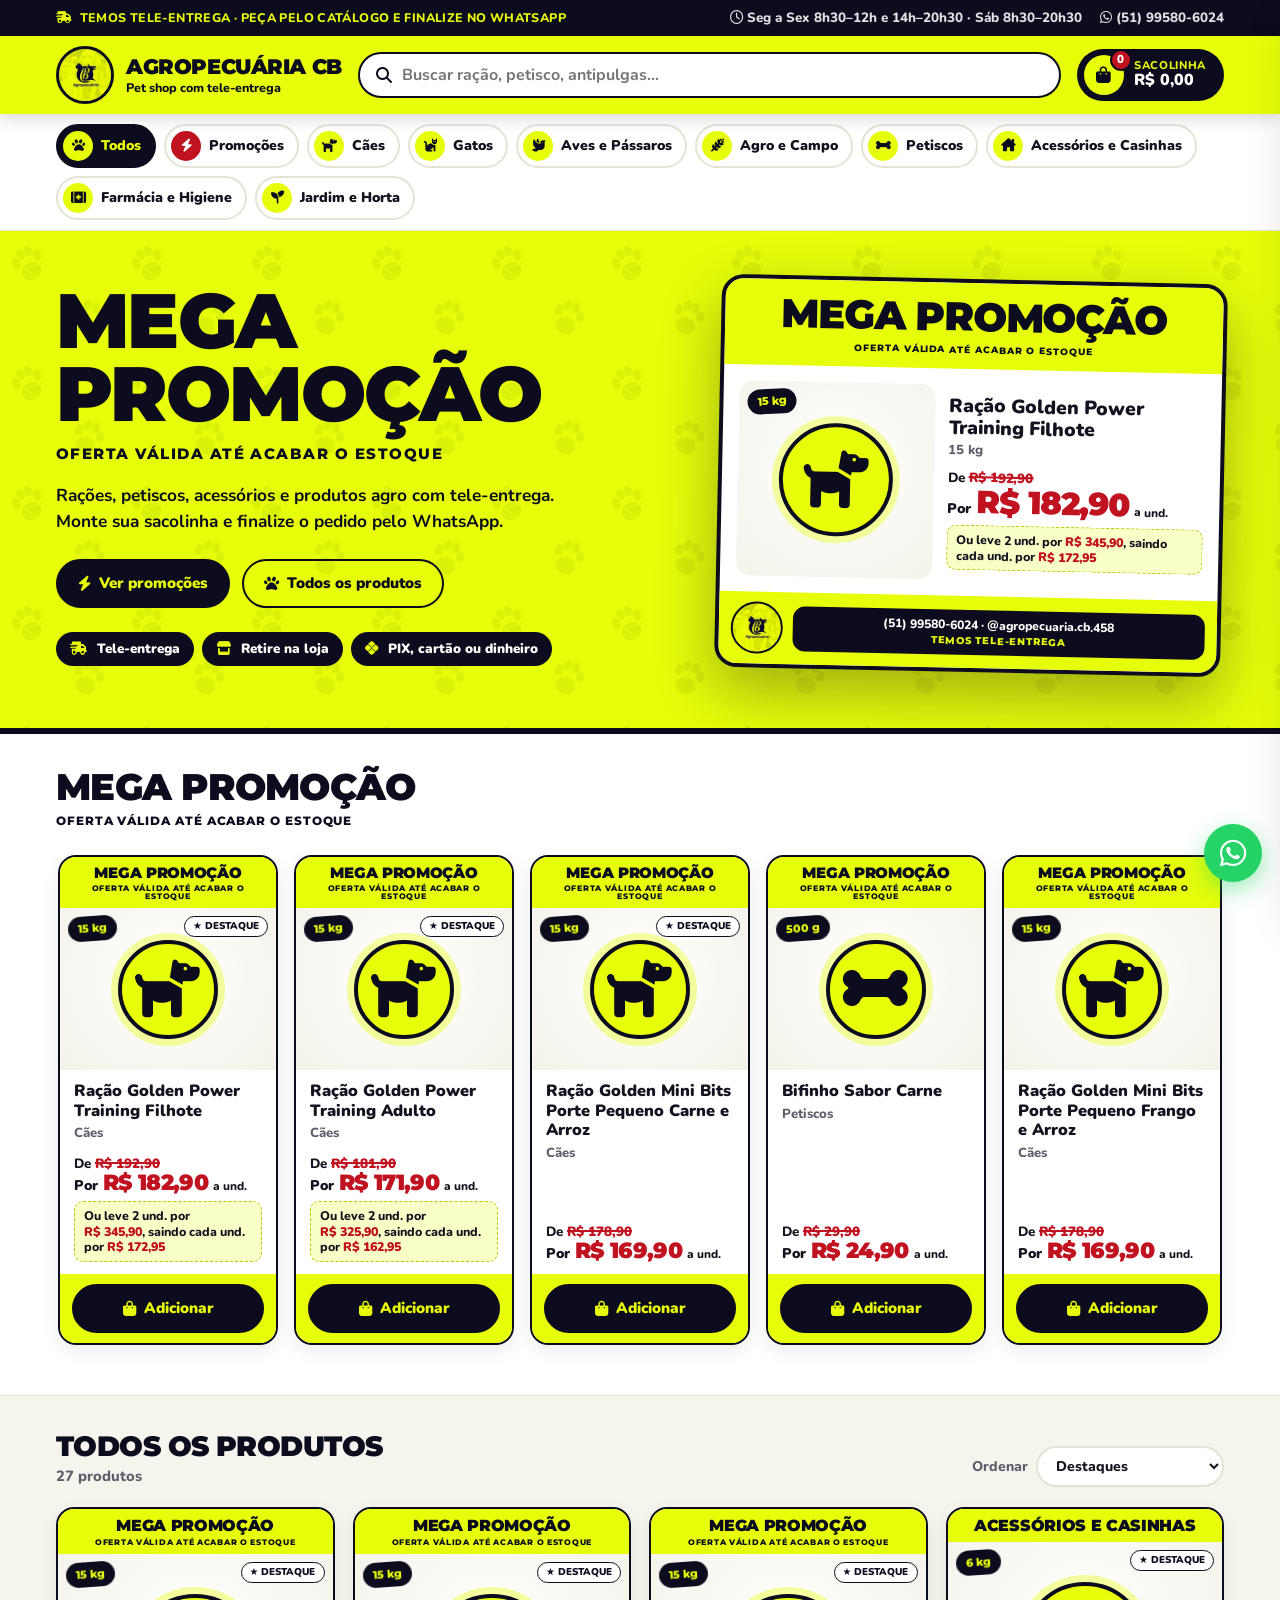
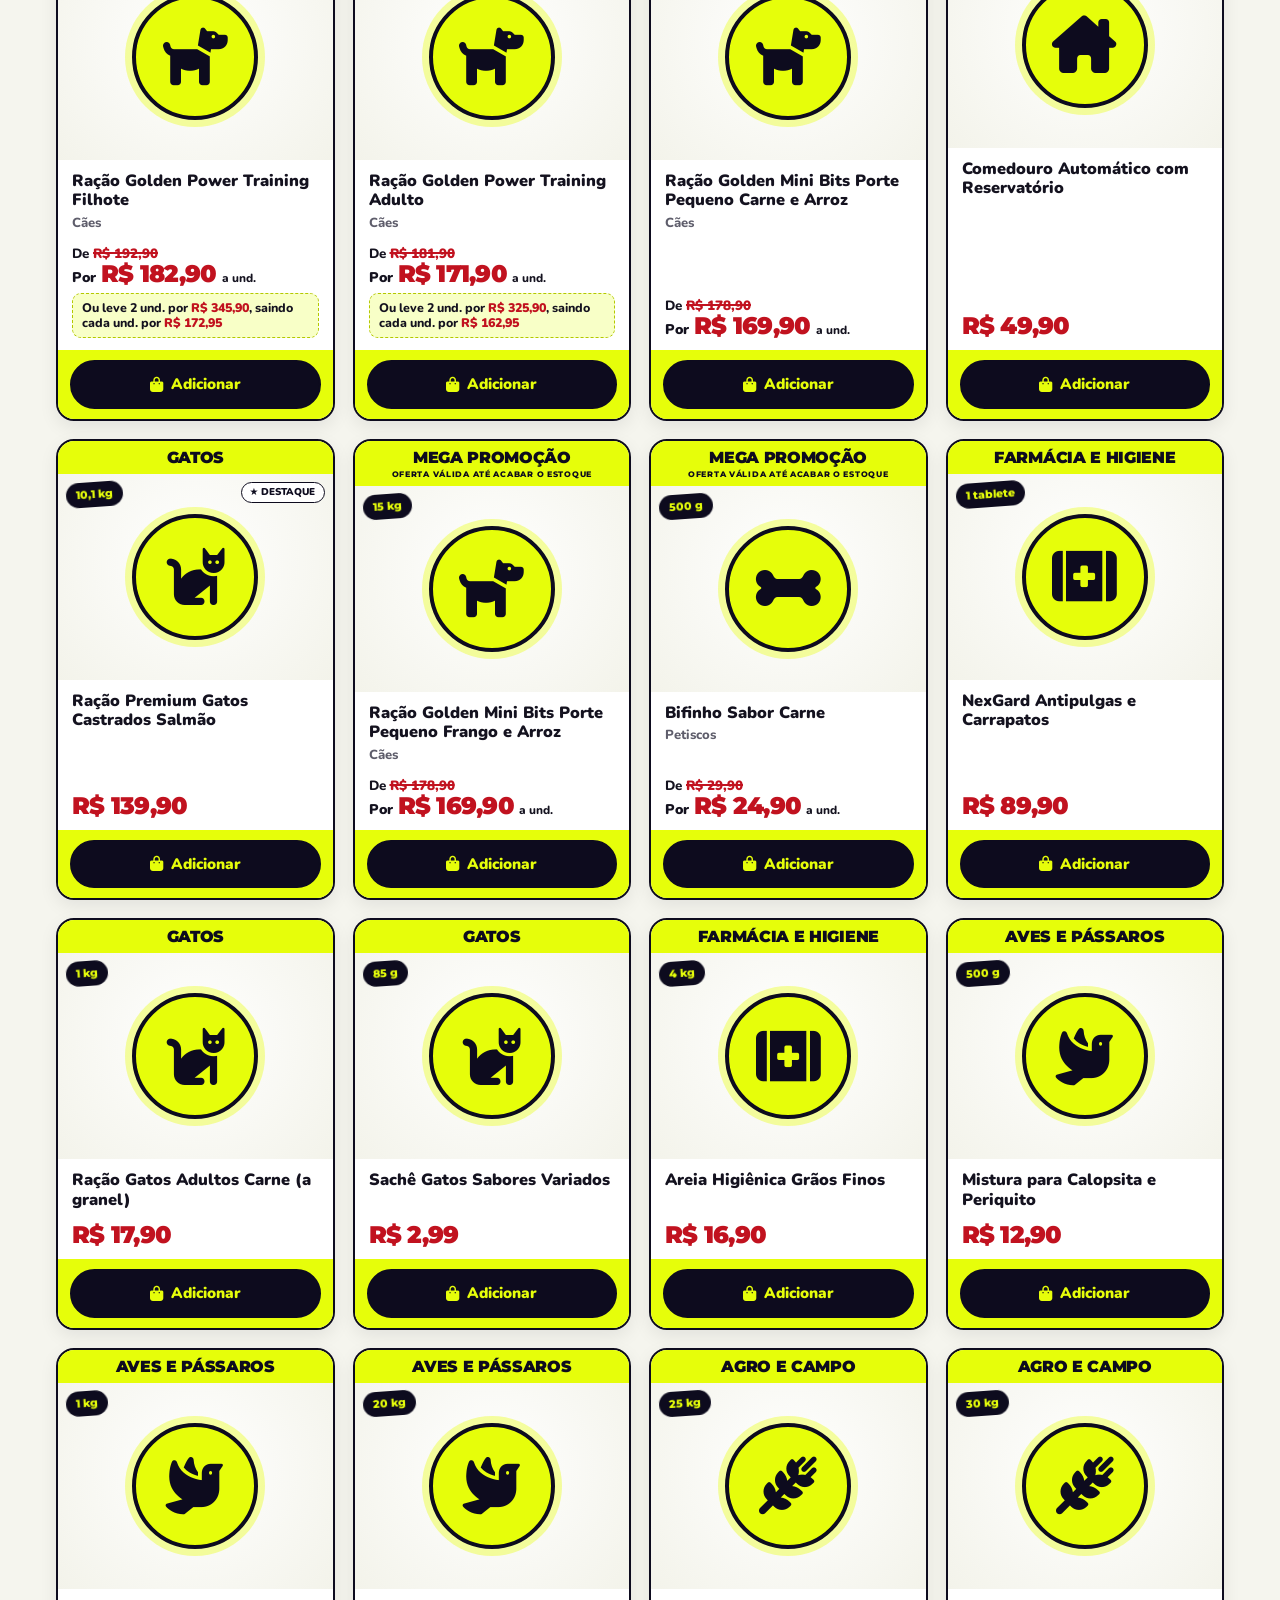
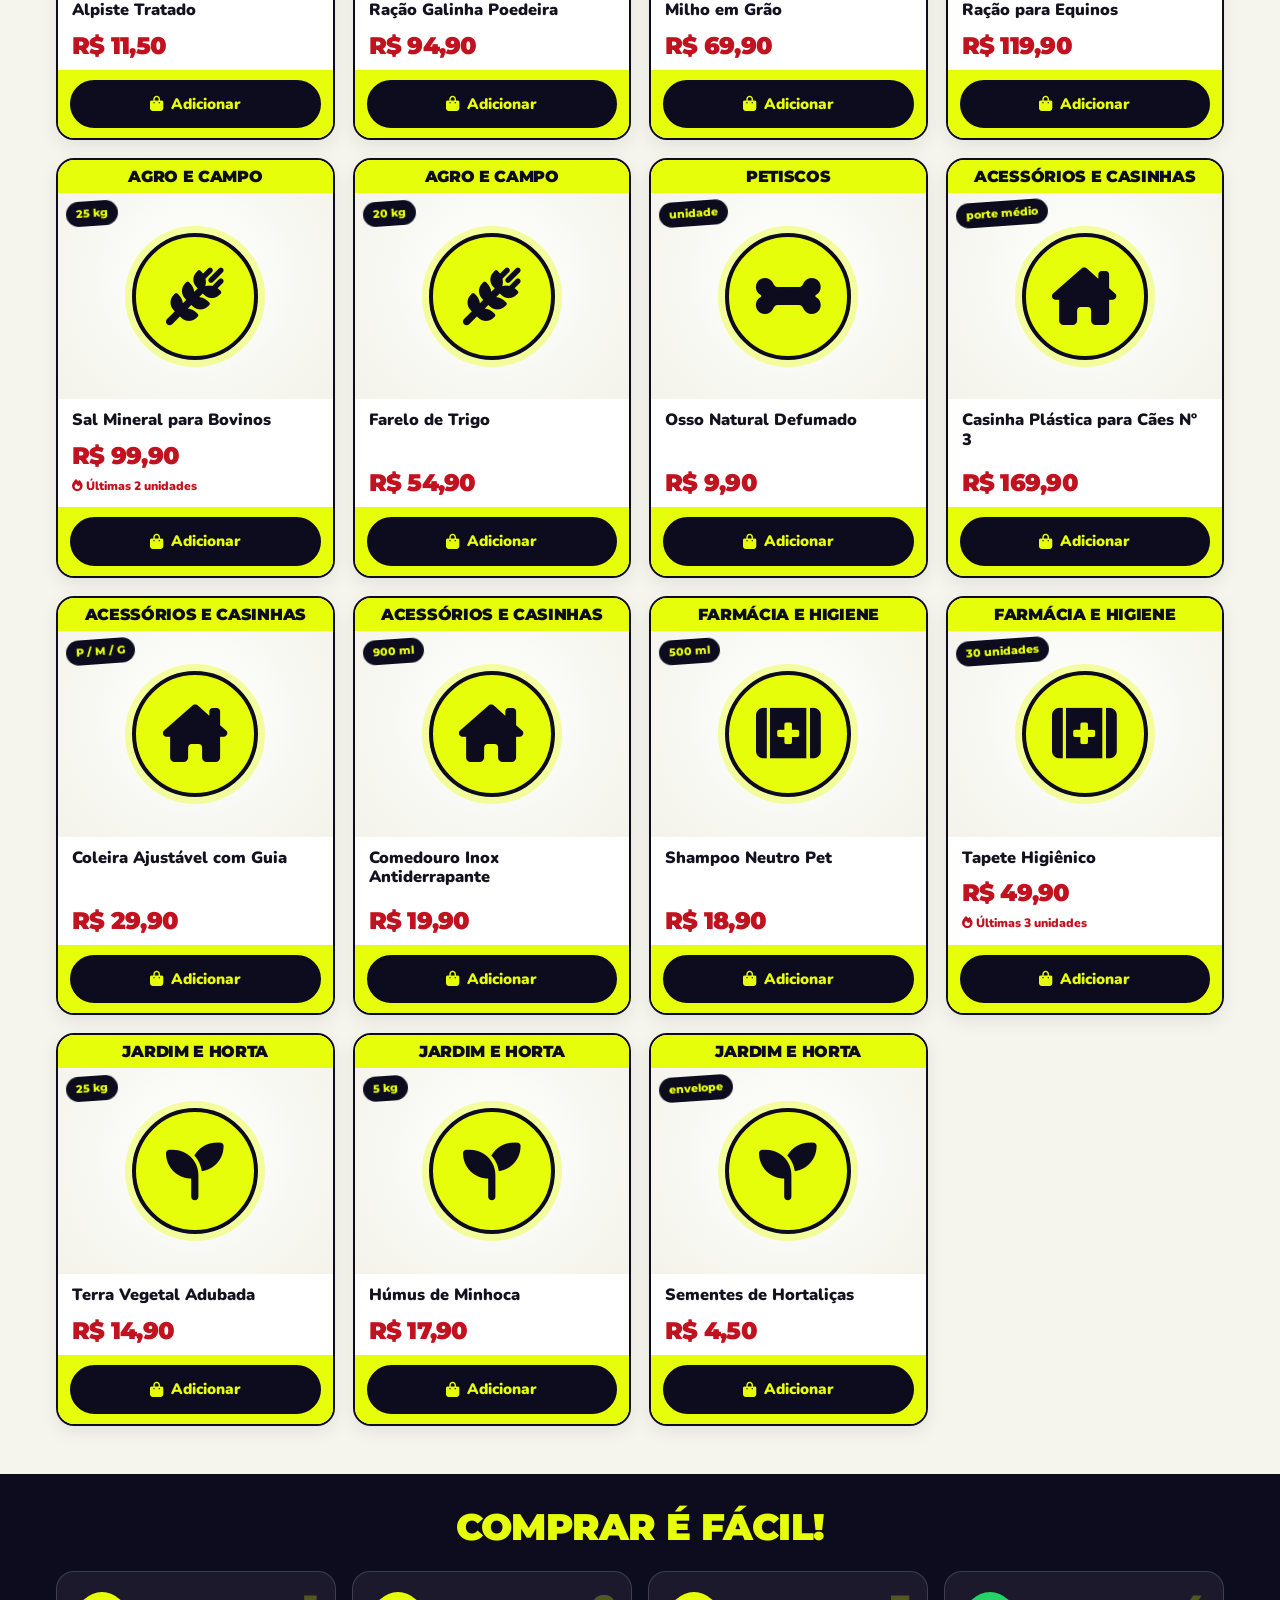
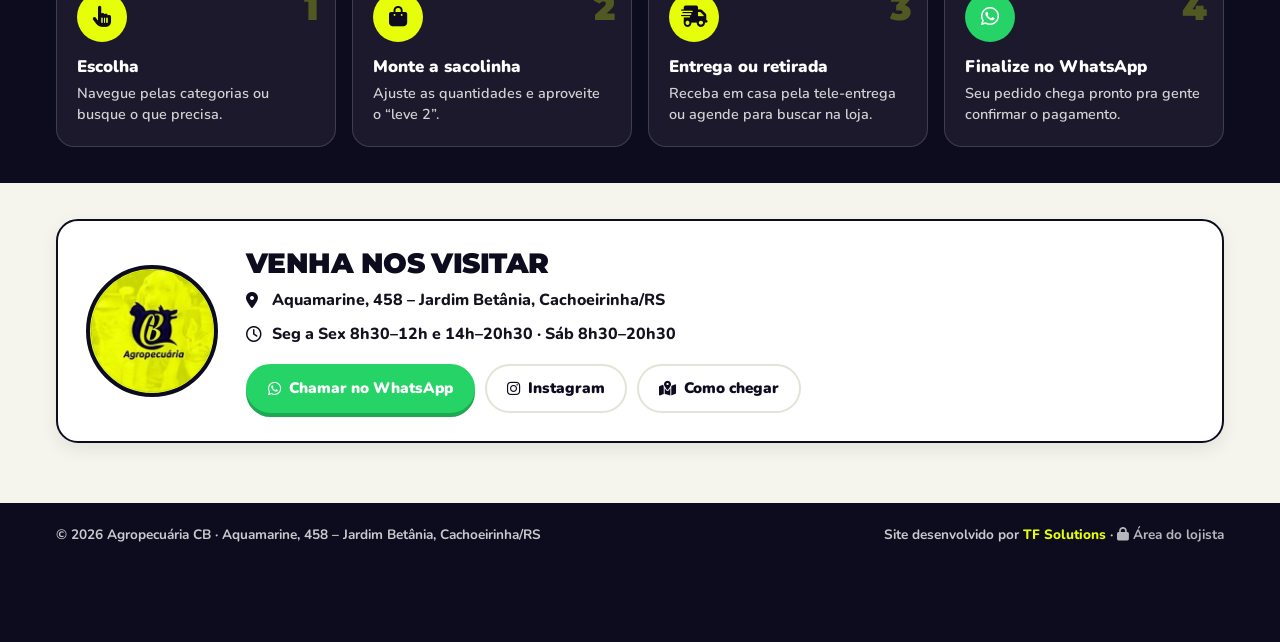
<file: index.html>
<!DOCTYPE html>
<html lang="pt-BR">

<head>
    <meta charset="UTF-8" />
    <meta name="viewport" content="width=device-width, initial-scale=1.0" />
    <meta name="description" content="Agropecuária CB — pet shop e agropecuária no Jardim Betânia, Cachoeirinha/RS, com tele-entrega. Monte sua sacolinha e finalize o pedido pelo WhatsApp." />
    <meta name="theme-color" content="#E6FE0A" />
    <title>Agropecuária CB · Catálogo</title>
    <link rel="icon" href="assets/logo-cb.webp" type="image/webp" />
    <link rel="preconnect" href="https://fonts.googleapis.com">
    <link rel="preconnect" href="https://fonts.gstatic.com" crossorigin>
    <link href="https://fonts.googleapis.com/css2?family=Montserrat:wght@800;900&family=Nunito:wght@400;600;700;800;900&display=swap" rel="stylesheet">
    <link rel="stylesheet" href="https://cdnjs.cloudflare.com/ajax/libs/font-awesome/6.5.1/css/all.min.css">
    <link rel="stylesheet" href="style.css" />
</head>

<body>
    <!-- Faixa de aviso (editável no painel) -->
    <div class="topbar">
        <div class="container topbar-inner">
            <span class="topbar-aviso"><i class="fa-solid fa-truck-fast" aria-hidden="true"></i> <span id="aviso-topo"></span></span>
            <span class="topbar-info">
                <span class="topbar-horario"><i class="fa-regular fa-clock" aria-hidden="true"></i> <span id="horario-topo"></span></span>
                <a id="whats-topo" href="#" target="_blank" rel="noopener"><i class="fa-brands fa-whatsapp" aria-hidden="true"></i> <span id="telefone-topo"></span></a>
            </span>
        </div>
    </div>

    <header class="header">
        <div class="container header-inner">
            <a href="#inicio" class="marca" aria-label="Início">
                <img id="logo-img" src="assets/logo-cb.webp" alt="Agropecuária CB" width="56" height="56">
                <span class="marca-texto">
                    <strong id="nome-loja">Agropecuária CB</strong>
                    <small id="slogan-loja"></small>
                </span>
            </a>

            <label class="busca" role="search">
                <i class="fa-solid fa-magnifying-glass" aria-hidden="true"></i>
                <input id="busca-input" type="search" placeholder="Buscar ração, petisco, antipulgas..." aria-label="Buscar produto" autocomplete="off">
            </label>

            <button class="btn-sacolinha" id="btn-abrir-sacolinha" type="button" aria-label="Abrir sacolinha">
                <span class="btn-sacolinha-icone">
                    <i class="fa-solid fa-bag-shopping" aria-hidden="true"></i>
                    <span class="badge" id="badge-sacolinha">0</span>
                </span>
                <span class="btn-sacolinha-texto">
                    <small>Sacolinha</small>
                    <strong id="total-header">R$ 0,00</strong>
                </span>
            </button>
        </div>
    </header>

    <nav class="categorias" aria-label="Categorias">
        <div class="container categorias-inner" id="categorias-bar"></div>
    </nav>

    <main>
        <!-- HERO no formato das postagens "MEGA PROMOÇÃO" -->
        <section class="hero" id="inicio">
            <div class="container hero-inner">
                <div class="hero-texto">
                    <h1 class="titulo-post" id="hero-titulo"></h1>
                    <span class="hero-tag" id="hero-tag"></span>
                    <p class="hero-sub" id="hero-sub"></p>
                    <div class="hero-botoes">
                        <a href="#ofertas" class="btn btn-preto"><i class="fa-solid fa-bolt" aria-hidden="true"></i> Ver promoções</a>
                        <a href="#produtos" class="btn btn-claro"><i class="fa-solid fa-paw" aria-hidden="true"></i> Todos os produtos</a>
                    </div>
                    <ul class="hero-selos">
                        <li><i class="fa-solid fa-truck-fast" aria-hidden="true"></i> Tele-entrega</li>
                        <li><i class="fa-solid fa-store" aria-hidden="true"></i> Retire na loja</li>
                        <li><i class="fa-brands fa-pix" aria-hidden="true"></i> PIX, cartão ou dinheiro</li>
                    </ul>
                </div>
                <div class="hero-destaque" id="hero-destaque"><!-- oferta da semana --></div>
            </div>
        </section>

        <!-- OFERTAS -->
        <section class="secao secao-ofertas" id="ofertas" hidden>
            <div class="container">
                <div class="secao-topo">
                    <div><h2 class="titulo-post titulo-post--sm">Mega promoção</h2><p class="sobretitulo">Oferta válida até acabar o estoque</p></div>
                    <div class="carrossel-setas">
                        <button type="button" class="seta" data-dir="-1" aria-label="Anterior"><i class="fa-solid fa-chevron-left"></i></button>
                        <button type="button" class="seta" data-dir="1" aria-label="Próximo"><i class="fa-solid fa-chevron-right"></i></button>
                    </div>
                </div>
                <div class="carrossel" id="carrossel-ofertas"></div>
            </div>
        </section>

        <!-- PRODUTOS -->
        <section class="secao" id="produtos">
            <div class="container">
                <div class="secao-topo">
                    <div>
                        <h2 class="secao-titulo" id="titulo-lista">Todos os produtos</h2>
                        <p class="secao-sub" id="contador-produtos"></p>
                    </div>
                    <label class="ordenar">
                        <span>Ordenar</span>
                        <select id="ordenar-select">
                            <option value="destaque">Destaques</option>
                            <option value="menor">Menor preço</option>
                            <option value="maior">Maior preço</option>
                            <option value="ofertas">Promoções primeiro</option>
                            <option value="nome">Nome (A-Z)</option>
                        </select>
                    </label>
                </div>
                <div class="grade-produtos" id="grade-produtos"></div>
            </div>
        </section>

        <!-- COMO COMPRAR -->
        <section class="secao secao-como">
            <div class="container">
                <h2 class="titulo-post titulo-post--sm titulo-centro">Comprar é fácil!</h2>
                <ol class="passos">
                    <li><span class="passo-icone"><i class="fa-solid fa-hand-pointer"></i></span><strong>Escolha</strong><p>Navegue pelas categorias ou busque o que precisa.</p></li>
                    <li><span class="passo-icone"><i class="fa-solid fa-bag-shopping"></i></span><strong>Monte a sacolinha</strong><p>Ajuste as quantidades e aproveite o “leve 2”.</p></li>
                    <li><span class="passo-icone"><i class="fa-solid fa-truck-fast"></i></span><strong>Entrega ou retirada</strong><p>Receba em casa pela tele-entrega ou agende para buscar na loja.</p></li>
                    <li><span class="passo-icone passo-icone--whats"><i class="fa-brands fa-whatsapp"></i></span><strong>Finalize no WhatsApp</strong><p>Seu pedido chega pronto pra gente confirmar o pagamento.</p></li>
                </ol>
            </div>
        </section>

        <!-- LOJA / CONTATO -->
        <section class="secao secao-loja" id="loja">
            <div class="container loja-inner">
                <div class="loja-card">
                    <img src="assets/logo-cb.webp" alt="" class="loja-logo" id="loja-logo">
                    <div>
                        <h2 class="secao-titulo">Venha nos visitar</h2>
                        <p class="loja-linha"><i class="fa-solid fa-location-dot"></i> <span id="loja-endereco"></span></p>
                        <p class="loja-linha"><i class="fa-regular fa-clock"></i> <span id="loja-horario"></span></p>
                        <div class="loja-botoes">
                            <a class="btn btn-verde" id="loja-whats" href="#" target="_blank" rel="noopener"><i class="fa-brands fa-whatsapp"></i> Chamar no WhatsApp</a>
                            <a class="btn btn-contorno" id="loja-insta" href="#" target="_blank" rel="noopener"><i class="fa-brands fa-instagram"></i> Instagram</a>
                            <a class="btn btn-contorno" id="loja-mapa" href="#" target="_blank" rel="noopener"><i class="fa-solid fa-map-location-dot"></i> Como chegar</a>
                        </div>
                    </div>
                </div>
            </div>
        </section>
    </main>

    <footer class="rodape">
        <div class="container rodape-inner">
            <p id="rodape-copy"></p>
            <p class="rodape-credito">Site desenvolvido por <a id="credito-tf" href="#" target="_blank" rel="noopener">TF Solutions</a> · <a href="admin.html" class="link-admin"><i class="fa-solid fa-lock"></i> Área do lojista</a></p>
        </div>
    </footer>

    <!-- Botão flutuante do WhatsApp -->
    <a class="whats-flutuante" id="whats-flutuante" href="#" target="_blank" rel="noopener" aria-label="Falar no WhatsApp"><i class="fa-brands fa-whatsapp"></i></a>

    <!-- Barra inferior (celular) -->
    <div class="barra-sacolinha" id="barra-sacolinha" aria-live="polite">
        <div>
            <small id="barra-qtd">0 itens</small>
            <strong id="barra-total">R$ 0,00</strong>
        </div>
        <button type="button" class="btn btn-lima" id="barra-abrir"><i class="fa-solid fa-bag-shopping"></i> Ver sacolinha</button>
    </div>

    <!-- Aviso rápido -->
    <div class="toast" id="toast" role="status"></div>

    <!-- ═══════════ SACOLINHA ═══════════ -->
    <div class="fundo-escuro" id="fundo-sacolinha"></div>
    <aside class="sacolinha" id="sacolinha" aria-label="Sacolinha" aria-hidden="true">
        <div class="sacolinha-topo">
            <h3><i class="fa-solid fa-bag-shopping"></i> Minha sacolinha</h3>
            <button type="button" class="btn-fechar" id="btn-fechar-sacolinha" aria-label="Fechar">&times;</button>
        </div>

        <ol class="etapas" id="etapas">
            <li data-etapa="1" class="ativa"><span>1</span><small>Itens</small></li>
            <li data-etapa="2"><span>2</span><small>Entrega</small></li>
            <li data-etapa="3"><span>3</span><small>Pagar</small></li>
            <li data-etapa="4"><span>4</span><small>Dados</small></li>
            <li data-etapa="5"><span>5</span><small>Resumo</small></li>
        </ol>

        <div class="sacolinha-corpo" id="sacolinha-corpo">
            <!-- 1. ITENS -->
            <section class="etapa" data-etapa="1">
                <div id="lista-itens"></div>
                <div class="cupom">
                    <div class="cupom-linha">
                        <input type="text" id="cupom-input" placeholder="Tem cupom de desconto?" autocomplete="off">
                        <button type="button" class="btn btn-preto btn-sm" id="cupom-btn">Aplicar</button>
                    </div>
                    <p class="cupom-msg" id="cupom-msg"></p>
                </div>
            </section>

            <!-- 2. ENTREGA OU RETIRADA -->
            <section class="etapa" data-etapa="2" hidden>
                <h4 class="etapa-titulo">Como você quer receber?</h4>
                <div class="opcoes-entrega" role="radiogroup">
                    <button type="button" class="opcao-entrega ativa" data-tipo="entrega" role="radio" aria-checked="true">
                        <i class="fa-solid fa-truck-fast"></i><strong>Tele-entrega</strong><small>Levamos até você</small>
                    </button>
                    <button type="button" class="opcao-entrega" data-tipo="retirada" role="radio" aria-checked="false">
                        <i class="fa-solid fa-store"></i><strong>Retirada</strong><small>Busque na loja</small>
                    </button>
                </div>

                <div id="form-entrega">
                    <div class="campo">
                        <label for="ent-bairro">Bairro</label>
                        <select id="ent-bairro"></select>
                        <p class="campo-ajuda" id="ent-taxa-info"></p>
                    </div>
                    <div class="campo-linha">
                        <div class="campo campo--grande">
                            <label for="ent-rua">Rua / Avenida</label>
                            <input type="text" id="ent-rua" placeholder="Nome da sua rua" autocomplete="address-line1">
                        </div>
                        <div class="campo">
                            <label for="ent-numero">Número</label>
                            <input type="text" id="ent-numero" placeholder="Nº" inputmode="numeric">
                        </div>
                    </div>
                    <div class="campo">
                        <label for="ent-complemento">Complemento <em>(opcional)</em></label>
                        <input type="text" id="ent-complemento" placeholder="Casa, apto, bloco...">
                    </div>
                    <div class="campo">
                        <label for="ent-referencia">Ponto de referência <em>(opcional)</em></label>
                        <input type="text" id="ent-referencia" placeholder="Ex.: perto do mercado">
                    </div>
                    <div class="aviso aviso--info" id="frete-gratis-info"></div>
                </div>

                <div id="form-retirada" hidden>
                    <div class="aviso aviso--loja">
                        <i class="fa-solid fa-location-dot"></i>
                        <div><strong>Retire em:</strong><br><span id="ret-endereco"></span></div>
                    </div>
                    <div class="campo-linha">
                        <div class="campo campo--grande">
                            <label for="ret-data">Dia</label>
                            <input type="date" id="ret-data">
                        </div>
                        <div class="campo campo--grande">
                            <label for="ret-hora">Horário</label>
                            <select id="ret-hora"></select>
                        </div>
                    </div>
                    <p class="campo-ajuda" id="ret-dias-info"></p>
                </div>
            </section>

            <!-- 3. PAGAMENTO -->
            <section class="etapa" data-etapa="3" hidden>
                <h4 class="etapa-titulo">Como prefere pagar?</h4>
                <div class="opcoes-pagamento" id="opcoes-pagamento"></div>
                <div class="campo" id="troco-campo" hidden>
                    <label for="troco-input">Precisa de troco para quanto?</label>
                    <input type="number" id="troco-input" min="0" step="1" placeholder="Ex.: 100 (deixe vazio se não precisar)">
                </div>
                <div class="aviso aviso--whats">
                    <i class="fa-brands fa-whatsapp"></i>
                    <p id="aviso-pagamento"></p>
                </div>
                <div class="campo">
                    <label for="obs-input">Observações <em>(opcional)</em></label>
                    <textarea id="obs-input" rows="2" placeholder="Ex.: peso do pet para o antipulgas, sabor do sachê..."></textarea>
                </div>
            </section>

            <!-- 4. DADOS -->
            <section class="etapa" data-etapa="4" hidden>
                <h4 class="etapa-titulo">Seus dados</h4>
                <div class="campo">
                    <label for="cli-nome">Nome completo</label>
                    <input type="text" id="cli-nome" placeholder="Nome e sobrenome" autocomplete="name">
                </div>
                <div class="campo">
                    <label for="cli-telefone">WhatsApp</label>
                    <input type="tel" id="cli-telefone" placeholder="(51) 99999-9999" maxlength="15" autocomplete="tel">
                </div>
                <p class="campo-ajuda"><i class="fa-solid fa-shield-halved"></i> Usamos seus dados só para confirmar o pedido.</p>
            </section>

            <!-- 5. RESUMO -->
            <section class="etapa" data-etapa="5" hidden>
                <h4 class="etapa-titulo">Confira seu pedido</h4>
                <div id="resumo"></div>
            </section>

            <!-- SUCESSO -->
            <section class="etapa etapa-sucesso" data-etapa="ok" hidden>
                <div class="sucesso">
                    <div class="sucesso-icone"><i class="fa-brands fa-whatsapp"></i></div>
                    <h4>Quase lá!</h4>
                    <p>Abrimos o WhatsApp da loja com o seu pedido já escrito. É só <strong>tocar em enviar</strong> na conversa para combinar o pagamento.</p>
                    <div class="sucesso-codigo"><small>Código do pedido</small><strong id="sucesso-codigo">—</strong></div>
                    <a class="btn btn-verde btn-bloco" id="sucesso-whats" href="#" target="_blank" rel="noopener"><i class="fa-brands fa-whatsapp"></i> Abrir o WhatsApp de novo</a>
                    <button type="button" class="btn btn-contorno btn-bloco" id="btn-novo-pedido">Fazer outro pedido</button>
                </div>
            </section>
        </div>

        <div class="sacolinha-rodape" id="sacolinha-rodape">
            <div class="totais" id="totais">
                <div class="linha"><span>Subtotal</span><span id="t-subtotal">R$ 0,00</span></div>
                <div class="linha linha-desconto" id="t-desconto-linha" hidden><span>Desconto</span><span id="t-desconto">- R$ 0,00</span></div>
                <div class="linha" id="t-entrega-linha" hidden><span>Entrega</span><span id="t-entrega">—</span></div>
                <div class="linha linha-total"><span>Total</span><span id="t-total">R$ 0,00</span></div>
            </div>
            <div class="nav-etapas">
                <button type="button" class="btn btn-contorno" id="btn-voltar" hidden><i class="fa-solid fa-arrow-left"></i> Voltar</button>
                <button type="button" class="btn btn-preto btn-cresce" id="btn-avancar">Continuar <i class="fa-solid fa-arrow-right"></i></button>
                <button type="button" class="btn btn-verde btn-cresce" id="btn-finalizar" hidden><i class="fa-brands fa-whatsapp"></i> Finalizar no WhatsApp</button>
            </div>
        </div>
    </aside>

    <!-- ═══════════ DETALHE DO PRODUTO ═══════════ -->
    <div class="fundo-escuro" id="fundo-detalhe"></div>
    <div class="modal-detalhe" id="modal-detalhe" role="dialog" aria-modal="true" aria-labelledby="det-nome" hidden>
        <button type="button" class="btn-fechar btn-fechar--flutuante" id="btn-fechar-detalhe" aria-label="Fechar">&times;</button>
        <div class="det-arte" id="det-arte"></div>
        <div class="det-info">
            <p class="det-cat" id="det-cat"></p>
            <h3 id="det-nome"></h3>
            <p class="det-unidade" id="det-unidade"></p>
            <p class="det-desc" id="det-desc"></p>
            <p class="det-estoque" id="det-estoque"></p>
            <div class="det-preco" id="det-preco"></div>
            <div class="det-acoes">
                <div class="qtd-seletor">
                    <button type="button" id="det-menos" aria-label="Diminuir">−</button>
                    <span id="det-qtd">1</span>
                    <button type="button" id="det-mais" aria-label="Aumentar">+</button>
                </div>
                <button type="button" class="btn btn-preto btn-cresce" id="det-adicionar"><i class="fa-solid fa-bag-shopping"></i> Colocar na sacolinha</button>
            </div>
            <p class="det-codigo" id="det-codigo"></p>
        </div>
    </div>

    <script src="dados.js"></script>
    <script src="script.js"></script>
</body>

</html>
</file>
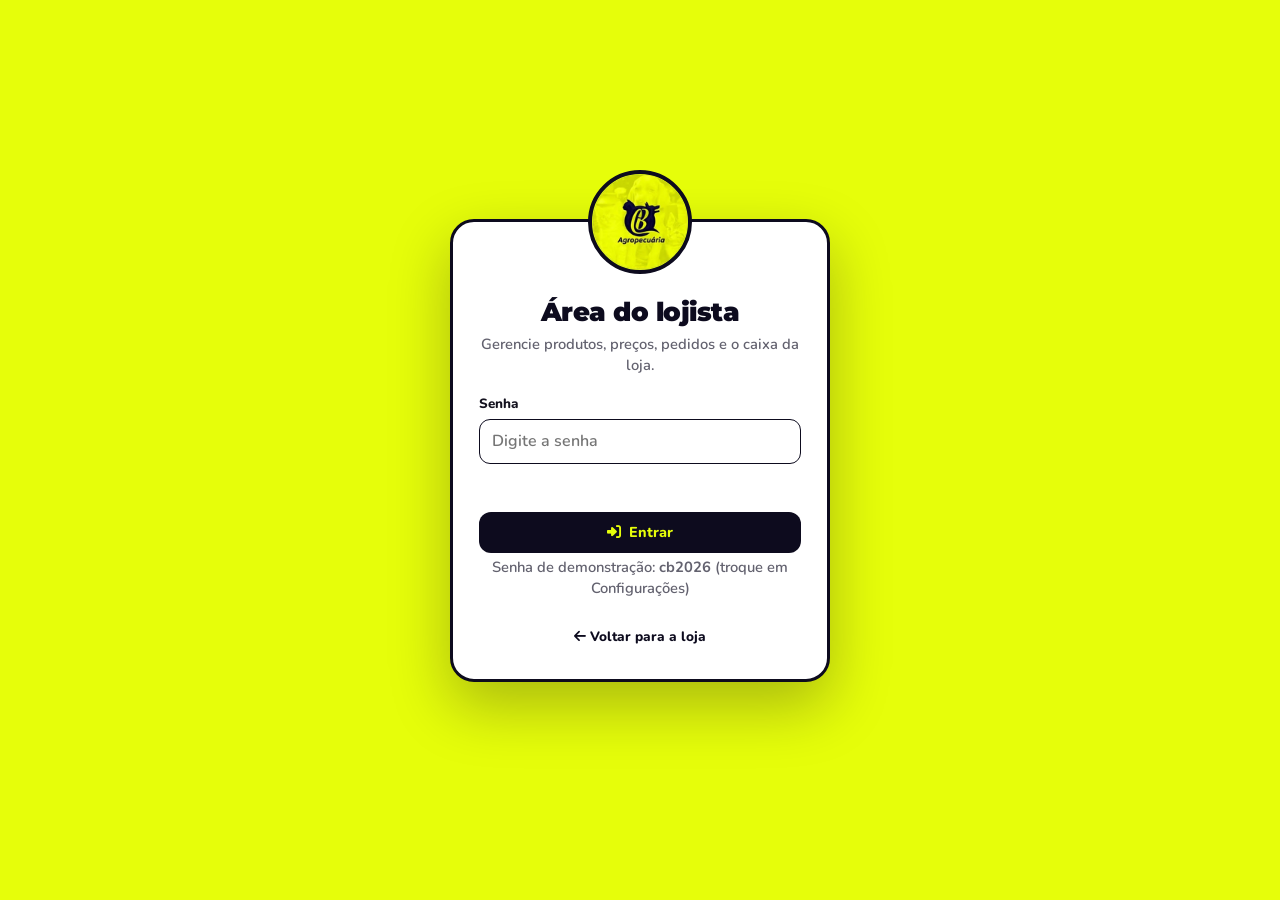
<file: admin.html>
<!DOCTYPE html>
<html lang="pt-BR">

<head>
    <meta charset="UTF-8" />
    <meta name="viewport" content="width=device-width, initial-scale=1.0" />
    <meta name="robots" content="noindex" />
    <meta name="theme-color" content="#0D0B1E" />
    <title>Painel · Agropecuária CB</title>
    <link rel="icon" href="assets/logo-cb.webp" type="image/webp" />
    <link rel="preconnect" href="https://fonts.googleapis.com">
    <link rel="preconnect" href="https://fonts.gstatic.com" crossorigin>
    <link href="https://fonts.googleapis.com/css2?family=Montserrat:wght@800;900&family=Nunito:wght@400;600;700;800;900&display=swap" rel="stylesheet">
    <link rel="stylesheet" href="https://cdnjs.cloudflare.com/ajax/libs/font-awesome/6.5.1/css/all.min.css">
    <link rel="stylesheet" href="admin.css" />
</head>

<body>
    <!-- ═══════════ LOGIN ═══════════ -->
    <div class="login" id="tela-login">
        <form class="login-card" id="form-login" autocomplete="off">
            <img src="assets/logo-cb.webp" alt="" class="login-logo" id="login-logo">
            <h1>Área do lojista</h1>
            <p>Gerencie produtos, preços, pedidos e o caixa da loja.</p>
            <label class="campo">
                <span>Senha</span>
                <input type="password" id="login-senha" placeholder="Digite a senha" autofocus>
            </label>
            <p class="login-erro" id="login-erro"></p>
            <button type="submit" class="btn btn-primario btn-bloco"><i class="fa-solid fa-right-to-bracket"></i> Entrar</button>
            <p class="login-dica" id="login-dica">Senha de demonstração: <strong id="login-dica-senha">cb2026</strong> (troque em Configurações)</p>
            <a href="index.html" class="login-voltar"><i class="fa-solid fa-arrow-left"></i> Voltar para a loja</a>
        </form>
    </div>

    <!-- ═══════════ APP ═══════════ -->
    <div class="app" id="app" hidden>
        <aside class="lateral">
            <div class="lateral-marca">
                <img src="assets/logo-cb.webp" alt="" id="lateral-logo">
                <div><strong id="lateral-nome">Agropecuária CB</strong><small>Painel da loja</small></div>
            </div>
            <nav class="menu" id="menu">
                <button type="button" data-aba="painel" class="ativo"><i class="fa-solid fa-chart-pie"></i><span>Painel</span></button>
                <button type="button" data-aba="pedidos"><i class="fa-solid fa-receipt"></i><span>Pedidos</span><em class="menu-badge" id="badge-pedidos" hidden>0</em></button>
                <button type="button" data-aba="pdv"><i class="fa-solid fa-cash-register"></i><span>Vender</span></button>
                <button type="button" data-aba="produtos"><i class="fa-solid fa-box-open"></i><span>Produtos</span><em class="menu-badge menu-badge--alerta" id="badge-estoque" hidden>0</em></button>
                <button type="button" data-aba="financeiro"><i class="fa-solid fa-wallet"></i><span>Entradas e saídas</span></button>
                <button type="button" data-aba="cupons"><i class="fa-solid fa-ticket"></i><span>Cupons</span></button>
                <button type="button" data-aba="config"><i class="fa-solid fa-gear"></i><span>Configurações</span></button>
            </nav>
            <div class="lateral-rodape">
                <a href="index.html" target="_blank" class="lateral-link"><i class="fa-solid fa-store"></i> Ver a loja</a>
                <button type="button" class="lateral-link" id="btn-sair"><i class="fa-solid fa-right-from-bracket"></i> Sair</button>
            </div>
        </aside>

        <main class="conteudo">
            <!-- PAINEL -->
            <section class="aba" id="aba-painel">
                <header class="aba-topo">
                    <div>
                        <h2>Olá! Veja como está a loja</h2>
                        <p id="painel-periodo-texto"></p>
                    </div>
                    <div class="segmentado" id="painel-periodo">
                        <button type="button" data-p="hoje">Hoje</button>
                        <button type="button" data-p="7">7 dias</button>
                        <button type="button" data-p="mes" class="ativo">Este mês</button>
                        <button type="button" data-p="mesant">Mês passado</button>
                    </div>
                </header>
                <div class="kpis" id="painel-kpis"></div>
                <div class="grade-2">
                    <div class="painel-card painel-card--largo">
                        <div class="painel-card-topo">
                            <h3>Entradas e saídas por dia</h3>
                            <div class="legenda">
                                <span><i class="leg leg--entrada"></i> Entradas</span>
                                <span><i class="leg leg--saida"></i> Saídas</span>
                            </div>
                        </div>
                        <div class="grafico" id="painel-grafico"></div>
                    </div>
                    <div class="painel-card">
                        <div class="painel-card-topo"><h3><i class="fa-solid fa-bell"></i> Pedidos aguardando</h3><button type="button" class="link" data-ir="pedidos">Ver todos</button></div>
                        <div id="painel-pedidos"></div>
                    </div>
                    <div class="painel-card">
                        <div class="painel-card-topo"><h3><i class="fa-solid fa-triangle-exclamation"></i> Estoque baixo</h3><button type="button" class="link" data-ir="produtos">Ver produtos</button></div>
                        <div id="painel-estoque"></div>
                    </div>
                    <div class="painel-card">
                        <div class="painel-card-topo"><h3><i class="fa-solid fa-trophy"></i> Mais vendidos no período</h3></div>
                        <div id="painel-top"></div>
                    </div>
                    <div class="painel-card">
                        <div class="painel-card-topo"><h3><i class="fa-solid fa-arrow-trend-down"></i> Para onde foi o dinheiro</h3></div>
                        <div id="painel-despesas"></div>
                    </div>
                </div>
            </section>

            <!-- PEDIDOS -->
            <section class="aba" id="aba-pedidos" hidden>
                <header class="aba-topo">
                    <div>
                        <h2>Pedidos</h2>
                        <p>Pedidos feitos pelo catálogo. Ao confirmar o pagamento, o valor entra no caixa e o estoque é baixado.</p>
                    </div>
                    <button type="button" class="btn btn-secundario" id="btn-importar-pedido"><i class="fa-brands fa-whatsapp"></i> Colar pedido do WhatsApp</button>
                </header>
                <div class="filtros-chips" id="pedidos-filtro"></div>
                <div class="lista-pedidos" id="lista-pedidos"></div>
            </section>

            <!-- PDV -->
            <section class="aba" id="aba-pdv" hidden>
                <header class="aba-topo">
                    <div>
                        <h2>Vender no balcão</h2>
                        <p>Registre uma venda da loja física: o valor entra no caixa e o estoque baixa na hora.</p>
                    </div>
                </header>
                <div class="pdv">
                    <div class="pdv-produtos">
                        <label class="busca-admin"><i class="fa-solid fa-magnifying-glass"></i><input type="search" id="pdv-busca" placeholder="Buscar produto ou código..."></label>
                        <div class="pdv-grade" id="pdv-grade"></div>
                    </div>
                    <div class="pdv-caixa">
                        <h3><i class="fa-solid fa-basket-shopping"></i> Venda atual</h3>
                        <div id="pdv-itens" class="pdv-itens"></div>
                        <div class="campo-linha">
                            <label class="campo"><span>Desconto (R$)</span><input type="number" id="pdv-desconto" min="0" step="0.01" placeholder="0,00"></label>
                            <label class="campo"><span>Pagamento</span><select id="pdv-pagamento"></select></label>
                        </div>
                        <label class="campo"><span>Cliente (opcional)</span><input type="text" id="pdv-cliente" placeholder="Nome do cliente"></label>
                        <div class="pdv-total"><span>Total</span><strong id="pdv-total">R$ 0,00</strong></div>
                        <button type="button" class="btn btn-primario btn-bloco" id="pdv-finalizar"><i class="fa-solid fa-check"></i> Registrar venda</button>
                        <button type="button" class="btn btn-fantasma btn-bloco" id="pdv-limpar">Limpar</button>
                    </div>
                </div>
                <div class="painel-card" style="margin-top:18px">
                    <div class="painel-card-topo"><h3>Vendas de hoje</h3><strong id="pdv-hoje-total"></strong></div>
                    <div id="pdv-hoje"></div>
                </div>
            </section>

            <!-- PRODUTOS -->
            <section class="aba" id="aba-produtos" hidden>
                <header class="aba-topo">
                    <div>
                        <h2>Produtos e estoque</h2>
                        <p>Altere preços, ofertas e quantidades. Tudo aparece na loja na hora.</p>
                    </div>
                    <div class="botoes">
                        <button type="button" class="btn btn-fantasma" id="btn-categorias"><i class="fa-solid fa-tags"></i> Categorias</button>
                        <button type="button" class="btn btn-fantasma" id="btn-reajuste"><i class="fa-solid fa-percent"></i> Reajustar preços</button>
                        <button type="button" class="btn btn-primario" id="btn-novo-produto"><i class="fa-solid fa-plus"></i> Novo produto</button>
                    </div>
                </header>
                <div class="barra-filtros">
                    <label class="busca-admin"><i class="fa-solid fa-magnifying-glass"></i><input type="search" id="prod-busca" placeholder="Buscar produto..."></label>
                    <select id="prod-filtro-cat"></select>
                    <select id="prod-filtro-est">
                        <option value="">Todo o estoque</option>
                        <option value="baixo">Estoque baixo</option>
                        <option value="zerado">Esgotados</option>
                        <option value="oferta">Em oferta</option>
                        <option value="inativo">Ocultos da loja</option>
                    </select>
                </div>
                <div class="resumo-estoque" id="resumo-estoque"></div>
                <div class="tabela-wrap">
                    <table class="tabela" id="tabela-produtos">
                        <thead>
                            <tr><th>Produto</th><th>Categoria</th><th class="num">Custo</th><th class="num">Preço</th><th class="num">Margem</th><th class="num">Estoque</th><th>Na loja</th><th></th></tr>
                        </thead>
                        <tbody></tbody>
                    </table>
                </div>
            </section>

            <!-- FINANCEIRO -->
            <section class="aba" id="aba-financeiro" hidden>
                <header class="aba-topo">
                    <div>
                        <h2>Entradas e saídas</h2>
                        <p>O caixa da loja: vendas, compras de mercadoria e despesas do mês.</p>
                    </div>
                    <div class="botoes">
                        <button type="button" class="btn btn-entrada" data-novo-lanc="entrada"><i class="fa-solid fa-arrow-down"></i> Nova entrada</button>
                        <button type="button" class="btn btn-saida" data-novo-lanc="saida"><i class="fa-solid fa-arrow-up"></i> Nova saída</button>
                    </div>
                </header>
                <div class="barra-filtros">
                    <div class="mes-nav">
                        <button type="button" id="fin-mes-ant" aria-label="Mês anterior"><i class="fa-solid fa-chevron-left"></i></button>
                        <strong id="fin-mes-texto"></strong>
                        <button type="button" id="fin-mes-prox" aria-label="Próximo mês"><i class="fa-solid fa-chevron-right"></i></button>
                    </div>
                    <div class="segmentado" id="fin-tipo">
                        <button type="button" data-t="" class="ativo">Tudo</button>
                        <button type="button" data-t="entrada">Entradas</button>
                        <button type="button" data-t="saida">Saídas</button>
                    </div>
                    <label class="busca-admin"><i class="fa-solid fa-magnifying-glass"></i><input type="search" id="fin-busca" placeholder="Buscar lançamento..."></label>
                    <button type="button" class="btn btn-fantasma" id="fin-csv"><i class="fa-solid fa-file-csv"></i> Exportar planilha</button>
                </div>
                <div class="kpis kpis--3" id="fin-kpis"></div>
                <div class="grade-2">
                    <div class="painel-card"><div class="painel-card-topo"><h3>Saídas por categoria</h3></div><div id="fin-cat-saidas"></div></div>
                    <div class="painel-card"><div class="painel-card-topo"><h3>Entradas por forma de pagamento</h3></div><div id="fin-cat-entradas"></div></div>
                </div>
                <div class="tabela-wrap">
                    <table class="tabela" id="tabela-lanc">
                        <thead><tr><th>Data</th><th>Descrição</th><th>Categoria</th><th>Pagamento</th><th class="num">Valor</th><th></th></tr></thead>
                        <tbody></tbody>
                    </table>
                </div>
            </section>

            <!-- CUPONS -->
            <section class="aba" id="aba-cupons" hidden>
                <header class="aba-topo">
                    <div>
                        <h2>Cupons de desconto</h2>
                        <p>Crie códigos para divulgar no Instagram e no status do WhatsApp.</p>
                    </div>
                    <button type="button" class="btn btn-primario" id="btn-novo-cupom"><i class="fa-solid fa-plus"></i> Novo cupom</button>
                </header>
                <div class="cupons-grade" id="cupons-grade"></div>
            </section>

            <!-- CONFIGURAÇÕES -->
            <section class="aba" id="aba-config" hidden>
                <header class="aba-topo">
                    <div>
                        <h2>Configurações</h2>
                        <p>Dados da loja, entrega, retirada, pagamento e backup.</p>
                    </div>
                    <button type="button" class="btn btn-primario" id="btn-salvar-config"><i class="fa-solid fa-floppy-disk"></i> Salvar alterações</button>
                </header>
                <form id="form-config" class="config" onsubmit="return false"></form>
            </section>
        </main>
    </div>

    <!-- ═══════════ MODAL GENÉRICO ═══════════ -->
    <div class="modal-fundo" id="modal-fundo" hidden>
        <div class="modal" role="dialog" aria-modal="true" aria-labelledby="modal-titulo">
            <div class="modal-topo">
                <h3 id="modal-titulo"></h3>
                <button type="button" class="modal-fechar" id="modal-fechar" aria-label="Fechar">&times;</button>
            </div>
            <div class="modal-corpo" id="modal-corpo"></div>
            <div class="modal-rodape" id="modal-rodape"></div>
        </div>
    </div>

    <div class="toast" id="toast" role="status"></div>

    <script src="dados.js"></script>
    <script src="admin.js"></script>
</body>

</html>
</file>
<file: style.css>
/* ─────────────────────────────────────────────────────────────────────────────
   AGROPECUÁRIA CB — VITRINE
   Cores do logo e das postagens do Instagram (@agropecuaria.cb.458):
   amarelo-limão, preto e branco, com os preços "De / Por" em vermelho.
   Os cartões de produto repetem o formato das artes "MEGA PROMOÇÃO":
   faixa limão com título preto, miolo branco e rodapé limão com pílula preta.
   ───────────────────────────────────────────────────────────────────────────── */
:root {
    --lima: #E6FE0A;
    --lima-700: #B4C800;
    --lima-100: #F8FFC7;
    --preto: #0D0B1E;
    --preto-2: #1D1B30;
    --red: #C1121F;
    --red-700: #8E0D16;
    --whats: #25D366;
    --whats-700: #1DA851;
    --foco: #2563EB;

    --ink: #14121F;
    --muted: #5E5D6B;
    --bg: #F5F5EE;
    --card: #FFFFFF;
    --line: #E3E3D6;

    --radius: 18px;
    --radius-sm: 12px;
    --shadow: 0 6px 18px rgba(13, 11, 30, .08);
    --shadow-lg: 0 18px 50px rgba(13, 11, 30, .24);

    --font-titulo: "Montserrat", "Arial Black", system-ui, sans-serif;
    --font: "Nunito", system-ui, -apple-system, "Segoe UI", sans-serif;

    --patinhas: url("data:image/svg+xml;utf8,<svg xmlns='http://www.w3.org/2000/svg' width='120' height='120' viewBox='0 0 120 120'><g fill='black' fill-opacity='0.055'><g transform='translate(28 32) rotate(-22)'><ellipse cx='0' cy='9' rx='10' ry='8.5'/><ellipse cx='-11' cy='-4' rx='4' ry='5.4'/><ellipse cx='-4' cy='-11' rx='4' ry='5.4'/><ellipse cx='4.5' cy='-11' rx='4' ry='5.4'/><ellipse cx='11.5' cy='-4' rx='4' ry='5.4'/></g><g transform='translate(88 86) rotate(18)'><ellipse cx='0' cy='9' rx='10' ry='8.5'/><ellipse cx='-11' cy='-4' rx='4' ry='5.4'/><ellipse cx='-4' cy='-11' rx='4' ry='5.4'/><ellipse cx='4.5' cy='-11' rx='4' ry='5.4'/><ellipse cx='11.5' cy='-4' rx='4' ry='5.4'/></g></g></svg>");
}

* { box-sizing: border-box; margin: 0; padding: 0; }
html { scroll-behavior: smooth; scroll-padding-top: 200px; }
body {
    font-family: var(--font);
    color: var(--ink);
    background: var(--bg);
    line-height: 1.5;
    -webkit-font-smoothing: antialiased;
    overflow-x: hidden;
}
body.travado { overflow: hidden; }
img { max-width: 100%; display: block; }
a { color: inherit; }
button, input, select, textarea { font: inherit; color: inherit; }
button { cursor: pointer; }
[hidden] { display: none !important; }
:focus-visible { outline: 3px solid var(--foco); outline-offset: 2px; }

.container { width: 100%; max-width: 1200px; margin: 0 auto; padding: 0 16px; }

/* ─── TÍTULO NO ESTILO DAS POSTAGENS ─────────────────────────────────────── */
.titulo-post {
    font-family: var(--font-titulo);
    font-weight: 900;
    color: var(--preto);
    text-transform: uppercase;
    letter-spacing: -.02em;
    line-height: .95;
}
.titulo-post--sm { font-size: clamp(1.6rem, 3.6vw, 2.3rem); }
.titulo-centro { text-align: center; }
.sobretitulo {
    font-family: var(--font-titulo); font-weight: 800; font-size: .72rem;
    text-transform: uppercase; letter-spacing: .08em; color: var(--preto); margin-top: 8px;
}

/* ─── BOTÕES ─────────────────────────────────────────────────────────────── */
.btn {
    display: inline-flex; align-items: center; justify-content: center; gap: 8px;
    border: 2px solid transparent; border-radius: 999px;
    padding: 11px 20px;
    font-weight: 900; font-size: .95rem; text-decoration: none;
    transition: transform .15s ease, box-shadow .15s ease, background .15s ease, color .15s ease;
    white-space: nowrap;
}
.btn:active { transform: scale(.97); }
.btn:disabled { opacity: .45; cursor: not-allowed; }
.btn-sm { padding: 8px 14px; font-size: .88rem; }
.btn-bloco { width: 100%; }
.btn-cresce { flex: 1; }
.btn-preto { background: var(--preto); color: var(--lima); border-color: var(--preto); }
.btn-preto:hover:not(:disabled) { background: var(--preto-2); transform: translateY(-1px); }
.btn-lima { background: var(--lima); color: var(--preto); border-color: var(--lima); }
.btn-lima:hover { background: #F0FF4D; }
.btn-verde { background: var(--whats); color: #fff; border-color: var(--whats); box-shadow: 0 4px 0 var(--whats-700); }
.btn-verde:hover { background: #2FE072; }
.btn-claro { background: transparent; color: var(--preto); border-color: var(--preto); }
.btn-claro:hover { background: rgba(13, 11, 30, .08); }
.btn-contorno { background: #fff; color: var(--preto); border-color: var(--line); }
.btn-contorno:hover { border-color: var(--preto); }

/* ─── TOPBAR ─────────────────────────────────────────────────────────────── */
.topbar { background: var(--preto); color: #fff; font-size: .84rem; font-weight: 800; }
.topbar-inner { display: flex; align-items: center; justify-content: space-between; gap: 12px; min-height: 36px; }
.topbar-aviso { color: var(--lima); text-transform: uppercase; letter-spacing: .03em; font-size: .78rem; }
.topbar-aviso i { margin-right: 4px; }
.topbar-info { display: flex; gap: 18px; color: rgba(255, 255, 255, .88); white-space: nowrap; }
.topbar-info a { text-decoration: none; }
.topbar-info a:hover { color: var(--lima); }

/* ─── HEADER ─────────────────────────────────────────────────────────────── */
.header { background: var(--lima); position: sticky; top: 0; z-index: 40; box-shadow: 0 4px 16px rgba(13, 11, 30, .16); }
.header-inner { display: flex; align-items: center; gap: 16px; min-height: 78px; }
.marca { display: flex; align-items: center; gap: 12px; text-decoration: none; flex-shrink: 0; }
.marca img { width: 58px; height: 58px; border-radius: 50%; border: 3px solid var(--preto); background: var(--lima); object-fit: cover; }
.marca-texto { display: flex; flex-direction: column; line-height: 1.05; }
.marca-texto strong { font-family: var(--font-titulo); font-weight: 900; font-size: 1.3rem; color: var(--preto); text-transform: uppercase; letter-spacing: -.02em; }
.marca-texto small { color: var(--preto); font-weight: 800; font-size: .78rem; margin-top: 3px; }

.busca {
    flex: 1; display: flex; align-items: center; gap: 10px;
    background: #fff; border-radius: 999px; padding: 0 16px; height: 46px;
    border: 2px solid var(--preto); transition: box-shadow .15s;
}
.busca:focus-within { box-shadow: 0 0 0 3px rgba(13, 11, 30, .22); }
.busca i { color: var(--preto); }
.busca input { border: 0; outline: 0; flex: 1; min-width: 0; background: transparent; font-weight: 700; }

.btn-sacolinha {
    display: flex; align-items: center; gap: 10px;
    background: var(--preto); color: #fff;
    border: 0; border-radius: 999px; padding: 6px 18px 6px 7px; flex-shrink: 0;
    transition: transform .15s;
}
.btn-sacolinha:hover { transform: translateY(-1px); }
.btn-sacolinha:active { transform: scale(.97); }
.btn-sacolinha-icone { position: relative; width: 40px; height: 40px; border-radius: 50%; background: var(--lima); color: var(--preto); display: grid; place-items: center; font-size: 1.05rem; }
.badge { position: absolute; top: -6px; right: -8px; background: var(--red); color: #fff; font-size: .72rem; font-weight: 900; min-width: 22px; height: 22px; padding: 0 5px; border-radius: 999px; display: grid; place-items: center; border: 2px solid var(--preto); }
.badge.pulo { animation: pulo .45s ease; }
@keyframes pulo { 0%, 100% { transform: scale(1); } 40% { transform: scale(1.45); } }
.btn-sacolinha-texto { display: flex; flex-direction: column; line-height: 1.1; text-align: left; }
.btn-sacolinha-texto small { font-weight: 800; font-size: .7rem; text-transform: uppercase; letter-spacing: .06em; color: var(--lima); }
.btn-sacolinha-texto strong { font-weight: 900; font-size: 1rem; }

/* ─── CATEGORIAS ─────────────────────────────────────────────────────────── */
.categorias { background: #fff; border-bottom: 1px solid var(--line); position: sticky; top: var(--altura-header, 78px); z-index: 30; }
/* No computador os botões quebram em duas linhas e aparecem todos; no celular a barra desliza com o dedo. */
.categorias-inner { display: flex; flex-wrap: wrap; gap: 8px; padding-top: 10px; padding-bottom: 10px; }
.chip {
    display: inline-flex; align-items: center; gap: 8px; flex-shrink: 0;
    border: 2px solid var(--line); background: #fff; border-radius: 999px;
    padding: 5px 13px 5px 5px; font-weight: 900; font-size: .88rem; color: var(--ink);
    transition: all .15s;
}
.chip-icone { width: 30px; height: 30px; border-radius: 50%; display: grid; place-items: center; background: var(--lima); color: var(--preto); font-size: .82rem; }
.chip:hover { border-color: var(--preto); }
.chip.ativo { background: var(--preto); border-color: var(--preto); color: var(--lima); }
.chip--oferta .chip-icone { background: var(--red); color: #fff; }

/* ─── HERO ───────────────────────────────────────────────────────────────── */
.hero { background: var(--patinhas), var(--lima); color: var(--preto); position: relative; overflow: hidden; border-bottom: 6px solid var(--preto); }
.hero-inner { display: grid; grid-template-columns: 1.1fr .9fr; gap: 44px; align-items: center; padding-top: 48px; padding-bottom: 56px; }
.hero h1 { font-size: clamp(2.5rem, 6.6vw, 4.8rem); overflow-wrap: anywhere; }
.hero-tag { display: block; font-family: var(--font-titulo); font-weight: 800; font-size: clamp(.72rem, 1.5vw, .92rem); text-transform: uppercase; letter-spacing: .1em; margin-top: 12px; }
.hero-sub { font-size: 1.08rem; max-width: 540px; font-weight: 700; margin-top: 18px; }
.hero-botoes { display: flex; flex-wrap: wrap; gap: 12px; margin-top: 24px; }
.hero-selos { list-style: none; display: flex; flex-wrap: wrap; gap: 8px; margin-top: 24px; font-weight: 900; font-size: .84rem; }
.hero-selos li { background: var(--preto); color: #fff; border-radius: 999px; padding: 7px 14px; }
.hero-selos i { color: var(--lima); margin-right: 6px; }

.hero-destaque { position: relative; }

/* ─── POST (formato das artes do Instagram) ──────────────────────────────── */
.post {
    background: #fff; color: var(--ink); border-radius: 22px; overflow: hidden;
    box-shadow: 0 24px 60px rgba(13, 11, 30, .32); border: 4px solid var(--preto);
    cursor: pointer; transition: transform .2s; transform: rotate(1.2deg);
}
.post:hover { transform: rotate(0deg) scale(1.01); }
.post-faixa { background: var(--lima); padding: 16px 16px 12px; text-align: center; }
.post-faixa strong { display: block; font-family: var(--font-titulo); font-weight: 900; font-size: clamp(1.7rem, 4.2vw, 2.5rem); line-height: .92; letter-spacing: -.03em; text-transform: uppercase; color: var(--preto); }
.post-faixa small { display: block; font-family: var(--font-titulo); font-weight: 800; font-size: .58rem; letter-spacing: .1em; text-transform: uppercase; margin-top: 7px; color: var(--preto); }
.post-corpo { display: grid; grid-template-columns: 42% 1fr; gap: 14px; align-items: center; padding: 16px; }
.post-corpo .arte { border-radius: 14px; }
.post-info h3 { font-weight: 900; font-size: 1.2rem; line-height: 1.15; }
.post-info .card-unidade { display: block; margin-top: 2px; }
.post-info .precos { margin-top: 10px; }
.post-info .preco { font-size: 2rem; }
.post-rodape { background: var(--lima); display: flex; align-items: center; gap: 10px; padding: 10px 12px; }
.post-rodape img { width: 52px; height: 52px; border-radius: 50%; border: 2px solid var(--preto); object-fit: cover; flex-shrink: 0; }
.pilula { flex: 1; min-width: 0; background: var(--preto); color: #fff; border-radius: 12px; padding: 8px 12px; text-align: center; line-height: 1.2; }
.pilula b { display: block; font-size: .76rem; font-weight: 800; overflow-wrap: anywhere; }
.pilula small { display: block; font-family: var(--font-titulo); font-weight: 800; font-size: .62rem; letter-spacing: .08em; text-transform: uppercase; color: var(--lima); margin-top: 2px; }

/* ─── ARTE DO PRODUTO ────────────────────────────────────────────────────── */
.arte {
    position: relative; overflow: hidden; aspect-ratio: 1 / 1;
    background: radial-gradient(circle at 50% 42%, #fff 0%, #F3F3EA 100%);
    display: grid; place-items: center;
}
.arte img.arte-foto { width: 88%; height: 88%; object-fit: contain; }
.arte-icone {
    width: 58%; aspect-ratio: 1; border-radius: 50%;
    background: var(--lima); color: var(--preto);
    display: grid; place-items: center;
    font-size: clamp(2.2rem, 7vw, 3.6rem);
    border: 4px solid var(--preto);
    box-shadow: 0 0 0 7px rgba(230, 254, 10, .38);
}
.arte-unidade {
    position: absolute; left: 8px; top: 8px;
    background: var(--preto); color: var(--lima); font-family: var(--font-titulo); font-weight: 800; font-size: .7rem;
    padding: 4px 10px; border-radius: 999px; transform: rotate(-4deg);
}

/* ─── PREÇOS "De / Por" ──────────────────────────────────────────────────── */
.precos { display: flex; flex-direction: column; gap: 1px; line-height: 1.05; }
.preco-de { font-weight: 800; font-size: .84rem; color: var(--ink); }
.preco-de s { color: var(--red); font-weight: 900; text-decoration-thickness: 1.5px; }
.preco-por { display: flex; align-items: baseline; gap: 5px; flex-wrap: wrap; }
.preco-por em { font-style: normal; font-weight: 900; font-size: .88rem; color: var(--ink); }
.preco-por small { font-weight: 800; font-size: .74rem; color: var(--ink); }
.preco { font-family: var(--font-titulo); font-weight: 900; color: var(--red); font-size: 1.5rem; line-height: 1; letter-spacing: -.03em; white-space: nowrap; }
.preco-leve { font-size: .78rem; font-weight: 800; color: var(--ink); line-height: 1.25; margin-top: 6px; padding: 6px 9px; border-radius: 9px; background: var(--lima-100); border: 1.5px dashed var(--lima-700); }
.preco-leve b { color: var(--red); font-weight: 900; }

/* ─── SEÇÕES ─────────────────────────────────────────────────────────────── */
.secao { padding: 36px 0; }
.secao-topo { display: flex; align-items: flex-end; justify-content: space-between; gap: 16px; margin-bottom: 20px; flex-wrap: wrap; }
.secao-titulo { font-family: var(--font-titulo); font-weight: 900; font-size: clamp(1.3rem, 3vw, 1.75rem); color: var(--preto); line-height: 1.05; text-transform: uppercase; letter-spacing: -.02em; }
.secao-sub { color: var(--muted); font-weight: 800; font-size: .92rem; margin-top: 4px; }

.secao-ofertas { background: #fff; border-bottom: 1px solid var(--line); }
.carrossel-setas { display: flex; gap: 8px; }
.seta { width: 42px; height: 42px; border-radius: 50%; border: 2px solid var(--preto); background: #fff; color: var(--preto); }
.seta:hover { background: var(--lima); }
.carrossel { display: grid; grid-auto-flow: column; grid-auto-columns: minmax(236px, 262px); gap: 16px; overflow-x: auto; scroll-snap-type: x mandatory; padding: 4px 2px 14px; scrollbar-width: thin; }
.carrossel > * { scroll-snap-align: start; }
/* Tela grande: os 5 itens da Mega promoção cabem lado a lado, sem cortar o último */
@media (min-width: 1100px) {
    .carrossel { grid-auto-columns: calc((100% - 64px) / 5); overflow-x: visible; }
    .carrossel .card-faixa strong { font-size: .92rem; }
    .carrossel .preco { font-size: 1.35rem; }
}

.ordenar { display: flex; align-items: center; gap: 8px; font-weight: 800; font-size: .88rem; color: var(--muted); }
.ordenar select { border: 2px solid var(--line); background: #fff; border-radius: 999px; padding: 8px 14px; font-weight: 800; color: var(--ink); width: auto; }

/* ─── CARD DE PRODUTO (mini postagem) ────────────────────────────────────── */
.grade-produtos { display: grid; grid-template-columns: repeat(auto-fill, minmax(236px, 1fr)); gap: 18px; }
.card {
    background: var(--card); border-radius: var(--radius); overflow: hidden;
    box-shadow: var(--shadow); display: flex; flex-direction: column;
    border: 2px solid var(--preto); transition: transform .2s, box-shadow .2s;
    animation: surgir .35s ease both;
}
@keyframes surgir { from { opacity: 0; transform: translateY(10px); } to { opacity: 1; transform: none; } }
.card:hover { transform: translateY(-4px); box-shadow: var(--shadow-lg); }
.card-faixa { background: var(--lima); color: var(--preto); padding: 9px 12px 8px; text-align: center; font-family: var(--font-titulo); text-transform: uppercase; line-height: 1; }
.card-faixa strong { display: block; font-weight: 900; font-size: 1rem; letter-spacing: -.02em; }
.card-faixa small { display: block; font-weight: 800; font-size: .5rem; letter-spacing: .09em; margin-top: 4px; }
.card-arte { cursor: pointer; border: 0; padding: 0; background: none; display: block; width: 100%; position: relative; }
.card-arte .arte { aspect-ratio: 4 / 3; }
.card-arte .arte-icone { width: 46%; }
.card-selo-destaque { position: absolute; right: 8px; top: 8px; background: #fff; color: var(--preto); border: 1.5px solid var(--preto); font-weight: 900; font-size: .62rem; padding: 2px 8px; border-radius: 999px; text-transform: uppercase; white-space: nowrap; }
.card-info { padding: 12px 14px 12px; display: flex; flex-direction: column; gap: 3px; flex: 1; }
.card-nome { font-weight: 900; font-size: 1.02rem; line-height: 1.2; cursor: pointer; }
.card-nome:hover { text-decoration: underline; text-decoration-thickness: 2px; text-decoration-color: var(--lima-700); }
.card-unidade { color: var(--muted); font-weight: 800; font-size: .82rem; }
.card-precos { margin-top: auto; padding-top: 10px; }
.card-estoque { font-size: .76rem; font-weight: 900; color: var(--red); margin-top: 6px; }
.card-acao { background: var(--lima); padding: 10px 12px; display: flex; justify-content: center; }
.card-acao .btn { width: 100%; }
.card-acao .qtd-seletor { width: 100%; }
.card--esgotado .arte { filter: grayscale(1); opacity: .6; }
.card--esgotado .card-faixa, .card--esgotado .card-acao { background: #E4E4D8; }
.tag-esgotado { display: inline-block; background: var(--preto); color: #fff; font-weight: 900; font-size: .8rem; padding: 9px 16px; border-radius: 999px; width: 100%; text-align: center; }

.qtd-seletor { display: flex; align-items: center; justify-content: space-between; background: var(--preto); color: #fff; border-radius: 999px; padding: 4px; min-width: 120px; }
.qtd-seletor button { width: 36px; height: 36px; border-radius: 50%; border: 0; background: var(--lima); color: var(--preto); font-size: 1.2rem; font-weight: 900; line-height: 1; }
.qtd-seletor button:hover { background: #F0FF4D; }
.qtd-seletor span { font-weight: 900; min-width: 28px; text-align: center; }

.vazio { grid-column: 1 / -1; text-align: center; padding: 48px 16px; color: var(--muted); }
.vazio i { font-size: 2.6rem; color: var(--preto); margin-bottom: 10px; }
.vazio strong { display: block; color: var(--ink); font-size: 1.1rem; }

/* ─── COMO COMPRAR ───────────────────────────────────────────────────────── */
.secao-como { background: var(--preto); color: #fff; margin-top: 12px; }
.secao-como .titulo-post { color: var(--lima); }
.passos { list-style: none; display: grid; grid-template-columns: repeat(4, 1fr); gap: 16px; margin-top: 26px; counter-reset: passo; }
.passos li { background: rgba(255, 255, 255, .06); border: 1px solid rgba(255, 255, 255, .16); border-radius: var(--radius); padding: 20px; position: relative; counter-increment: passo; }
.passos li::before { content: counter(passo); position: absolute; top: 10px; right: 16px; font-family: var(--font-titulo); font-weight: 900; font-size: 2.2rem; color: rgba(230, 254, 10, .28); }
.passo-icone { width: 50px; height: 50px; border-radius: 50%; display: grid; place-items: center; background: var(--lima); color: var(--preto); font-size: 1.3rem; margin-bottom: 12px; }
.passo-icone--whats { background: var(--whats); color: #fff; }
.passos strong { display: block; font-size: 1.05rem; font-weight: 900; }
.passos p { color: rgba(255, 255, 255, .8); font-size: .9rem; font-weight: 600; margin-top: 4px; }

/* ─── LOJA ───────────────────────────────────────────────────────────────── */
.loja-card { background: #fff; border-radius: 22px; padding: 28px; display: flex; gap: 28px; align-items: center; box-shadow: var(--shadow); border: 2px solid var(--preto); }
.loja-logo { width: 132px; height: 132px; border-radius: 50%; border: 4px solid var(--preto); background: var(--lima); flex-shrink: 0; object-fit: cover; }
.loja-linha { display: flex; gap: 10px; align-items: flex-start; font-weight: 800; margin-top: 10px; color: var(--ink); }
.loja-linha i { color: var(--preto); margin-top: 4px; width: 16px; }
.loja-botoes { display: flex; flex-wrap: wrap; gap: 10px; margin-top: 18px; }

/* ─── RODAPÉ ─────────────────────────────────────────────────────────────── */
.rodape { background: var(--preto); color: rgba(255, 255, 255, .78); font-size: .85rem; font-weight: 700; padding: 22px 0 96px; margin-top: 24px; }
.rodape-inner { display: flex; justify-content: space-between; gap: 10px; flex-wrap: wrap; }
.rodape a { color: var(--lima); text-decoration: none; font-weight: 800; }
.link-admin { color: rgba(255, 255, 255, .7) !important; font-weight: 700 !important; }

/* ─── WHATSAPP FLUTUANTE / BARRA INFERIOR / TOAST ────────────────────────── */
.whats-flutuante { position: fixed; right: 18px; bottom: 18px; z-index: 35; width: 58px; height: 58px; border-radius: 50%; background: var(--whats); color: #fff; display: grid; place-items: center; font-size: 1.9rem; box-shadow: 0 8px 22px rgba(37, 211, 102, .45); text-decoration: none; transition: transform .2s; }
.whats-flutuante:hover { transform: scale(1.08); }

.barra-sacolinha { display: none; }

.toast {
    position: fixed; left: 50%; bottom: 24px; z-index: 90;
    transform: translate(-50%, 140%); opacity: 0;
    background: var(--preto); color: #fff; font-weight: 800; font-size: .92rem;
    padding: 12px 16px 12px 18px; border-radius: 999px; box-shadow: var(--shadow-lg);
    display: flex; align-items: center; gap: 12px; transition: transform .3s ease, opacity .3s ease; max-width: calc(100vw - 32px); pointer-events: none;
}
.toast.mostrar { transform: translate(-50%, 0); opacity: 1; pointer-events: auto; }
.toast i { color: var(--lima); }
.toast button { background: var(--lima); color: var(--preto); border: 0; border-radius: 999px; padding: 6px 12px; font-weight: 900; font-size: .82rem; flex-shrink: 0; }

/* ─── SACOLINHA (gaveta) ─────────────────────────────────────────────────── */
.fundo-escuro { position: fixed; inset: 0; background: rgba(13, 11, 30, .6); backdrop-filter: blur(2px); z-index: 60; opacity: 0; pointer-events: none; transition: opacity .25s; }
.fundo-escuro.mostrar { opacity: 1; pointer-events: auto; }
.sacolinha {
    position: fixed; top: 0; right: 0; bottom: 0; z-index: 70;
    width: 440px; max-width: 100%; background: var(--bg);
    display: flex; flex-direction: column;
    transform: translateX(105%); transition: transform .3s ease; box-shadow: var(--shadow-lg);
}
.sacolinha.aberta { transform: none; }
.sacolinha-topo { background: var(--lima); color: var(--preto); display: flex; align-items: center; justify-content: space-between; padding: 14px 18px; border-bottom: 3px solid var(--preto); }
.sacolinha-topo h3 { font-family: var(--font-titulo); font-weight: 900; font-size: 1.25rem; text-transform: uppercase; letter-spacing: -.02em; }
.sacolinha-topo h3 i { margin-right: 6px; }
.btn-fechar { width: 38px; height: 38px; border-radius: 50%; border: 0; background: var(--preto); color: var(--lima); font-size: 1.6rem; line-height: 1; }
.btn-fechar:hover { background: var(--preto-2); }

.etapas { list-style: none; display: flex; justify-content: space-between; padding: 12px 18px; background: #fff; border-bottom: 1px solid var(--line); position: relative; }
.etapas li { display: flex; flex-direction: column; align-items: center; gap: 3px; flex: 1; position: relative; color: var(--muted); }
.etapas li:not(:last-child)::after { content: ""; position: absolute; top: 14px; left: calc(50% + 18px); right: calc(-50% + 18px); height: 3px; border-radius: 3px; background: var(--line); }
.etapas li.feita:not(:last-child)::after { background: var(--preto); }
.etapas span { width: 28px; height: 28px; border-radius: 50%; display: grid; place-items: center; font-weight: 900; font-size: .85rem; background: var(--line); color: var(--muted); transition: all .2s; }
.etapas small { font-size: .7rem; font-weight: 800; }
.etapas li.ativa span { background: var(--preto); color: var(--lima); transform: scale(1.14); }
.etapas li.ativa { color: var(--ink); }
.etapas li.feita span { background: var(--lima); color: var(--preto); box-shadow: inset 0 0 0 2px var(--preto); }
.etapas li.feita { cursor: pointer; color: var(--ink); }

.sacolinha-corpo { flex: 1; overflow-y: auto; padding: 16px 18px; }
.etapa-titulo { font-family: var(--font-titulo); font-weight: 900; font-size: 1.05rem; margin-bottom: 12px; color: var(--preto); text-transform: uppercase; letter-spacing: -.01em; }

.item { display: flex; gap: 12px; background: #fff; border-radius: var(--radius-sm); padding: 10px; border: 1px solid var(--line); margin-bottom: 10px; position: relative; }
.item .arte { width: 72px; height: 72px; flex-shrink: 0; border-radius: 10px; border: 1px solid var(--line); }
.item .arte-icone { width: 64%; font-size: 1.25rem; border-width: 2px; box-shadow: none; }
.item .arte-unidade { display: none; }
.item-info { flex: 1; min-width: 0; }
.item-nome { font-weight: 900; font-size: .92rem; line-height: 1.25; padding-right: 22px; }
.item-unidade { color: var(--muted); font-size: .78rem; font-weight: 700; }
.item-combo { display: inline-block; font-size: .72rem; font-weight: 900; border-radius: 999px; padding: 2px 9px; margin-top: 4px; background: var(--lima-100); border: 1.5px dashed var(--lima-700); color: var(--ink); }
.item-combo--ok { background: var(--lima); border: 1.5px solid var(--preto); }
.item-rodape { display: flex; align-items: center; justify-content: space-between; margin-top: 8px; gap: 8px; }
.item-rodape .qtd-seletor { min-width: 104px; padding: 3px; }
.item-rodape .qtd-seletor button { width: 30px; height: 30px; font-size: 1rem; }
.item-preco { font-family: var(--font-titulo); font-weight: 900; color: var(--red); letter-spacing: -.02em; }
.item-remover { position: absolute; top: 6px; right: 6px; width: 26px; height: 26px; border-radius: 50%; border: 0; background: transparent; color: var(--muted); }
.item-remover:hover { background: #FDE8E8; color: var(--red); }

.sacola-vazia { text-align: center; padding: 40px 10px; color: var(--muted); }
.sacola-vazia i { font-size: 3rem; color: var(--line); margin-bottom: 12px; }
.sacola-vazia strong { display: block; color: var(--ink); font-size: 1.05rem; margin-bottom: 4px; }
.sacola-vazia .btn { margin-top: 16px; }
.sacola-vazia .btn i { font-size: 1rem; color: inherit; margin: 0; }

.cupom { margin-top: 10px; }
.cupom-linha { display: flex; gap: 8px; }
.cupom-linha input { flex: 1; min-width: 0; }
.cupom-msg { font-size: .82rem; font-weight: 800; margin-top: 6px; min-height: 1em; }
.cupom-msg.ok { color: #3E6B00; }
.cupom-msg.erro { color: var(--red); }

.campo { display: flex; flex-direction: column; gap: 5px; margin-bottom: 12px; flex: 1; }
.campo--grande { flex: 2; }
.campo-linha { display: flex; gap: 10px; }
.campo label { font-weight: 800; font-size: .86rem; }
.campo label em { font-weight: 600; color: var(--muted); font-style: normal; }
input[type=text], input[type=tel], input[type=number], input[type=date], input[type=search]:not(#busca-input), select, textarea {
    width: 100%; border: 2px solid var(--line); background: #fff; border-radius: 12px; padding: 11px 12px; font-weight: 700; outline: none; transition: border-color .15s;
}
input:focus, select:focus, textarea:focus { border-color: var(--preto); }
.campo input.erro, .campo select.erro { border-color: var(--red); background: #FFF5F5; }
.campo-ajuda { font-size: .8rem; color: var(--muted); font-weight: 700; }
.campo-ajuda.ok { color: #3E6B00; }

.opcoes-entrega { display: grid; grid-template-columns: 1fr 1fr; gap: 10px; margin-bottom: 16px; }
.opcao-entrega { background: #fff; border: 2px solid var(--line); border-radius: var(--radius-sm); padding: 14px 10px; display: flex; flex-direction: column; align-items: center; gap: 2px; transition: all .15s; }
.opcao-entrega i { font-size: 1.4rem; color: var(--muted); margin-bottom: 4px; }
.opcao-entrega small { color: var(--muted); font-weight: 700; font-size: .78rem; }
.opcao-entrega.ativa { border-color: var(--preto); background: var(--lima); box-shadow: 0 4px 0 var(--preto); }
.opcao-entrega.ativa i, .opcao-entrega.ativa small { color: var(--preto); }

.opcoes-pagamento { display: grid; grid-template-columns: 1fr 1fr; gap: 10px; margin-bottom: 14px; }
.opcao-pag { background: #fff; border: 2px solid var(--line); border-radius: var(--radius-sm); padding: 12px; display: flex; align-items: center; gap: 10px; font-weight: 800; font-size: .9rem; text-align: left; transition: all .15s; }
.opcao-pag i { font-size: 1.2rem; color: var(--muted); width: 22px; text-align: center; }
.opcao-pag.ativa { border-color: var(--preto); background: var(--lima); box-shadow: 0 3px 0 var(--preto); }
.opcao-pag.ativa i { color: var(--preto); }

.aviso { display: flex; gap: 10px; align-items: flex-start; border-radius: var(--radius-sm); padding: 12px; font-size: .86rem; font-weight: 700; margin-bottom: 14px; }
.aviso i { font-size: 1.1rem; margin-top: 2px; }
.aviso--info { background: var(--lima-100); color: #3A4200; border: 1.5px solid var(--lima-700); }
.aviso--info:empty { display: none; }
.aviso--loja { background: #fff; border: 2px dashed var(--preto); }
.aviso--loja i { color: var(--preto); }
.aviso--whats { background: #E7F9EE; color: #146C3A; }
.aviso--whats i { color: var(--whats-700); }
.aviso--alerta { background: #FFF6D6; color: #7A5A00; }

.resumo-bloco { background: #fff; border: 1px solid var(--line); border-radius: var(--radius-sm); padding: 12px 14px; margin-bottom: 10px; }
.resumo-bloco h5 { font-size: .78rem; text-transform: uppercase; letter-spacing: .6px; color: var(--muted); font-weight: 900; margin-bottom: 6px; display: flex; justify-content: space-between; }
.resumo-bloco h5 button { background: none; border: 0; color: var(--preto); font-weight: 900; font-size: .78rem; text-transform: none; letter-spacing: 0; text-decoration: underline; }
.resumo-bloco p, .resumo-bloco li { font-weight: 700; font-size: .9rem; }
.resumo-bloco ul { list-style: none; }
.resumo-bloco li { display: flex; justify-content: space-between; gap: 10px; padding: 3px 0; }
.resumo-bloco li span:last-child { white-space: nowrap; }

.sacolinha-rodape { background: #fff; border-top: 1px solid var(--line); padding: 12px 18px 16px; }
.totais .linha { display: flex; justify-content: space-between; font-weight: 700; font-size: .9rem; color: var(--muted); padding: 2px 0; }
.totais .linha-desconto { color: #3E6B00; }
.totais .linha-total { color: var(--ink); font-weight: 900; font-size: 1.15rem; margin-top: 4px; align-items: baseline; }
.totais .linha-total span:last-child { font-family: var(--font-titulo); color: var(--red); font-weight: 900; font-size: 1.4rem; letter-spacing: -.03em; }
.nav-etapas { display: flex; gap: 10px; margin-top: 10px; }

.sucesso { text-align: center; padding: 20px 6px; }
.sucesso-icone { width: 84px; height: 84px; margin: 0 auto 14px; border-radius: 50%; background: var(--whats); color: #fff; display: grid; place-items: center; font-size: 2.8rem; box-shadow: 0 0 0 10px #DDF7E6; animation: pulo .6s ease; }
.sucesso h4 { font-family: var(--font-titulo); font-weight: 900; font-size: 1.6rem; color: var(--preto); text-transform: uppercase; letter-spacing: -.02em; }
.sucesso p { font-weight: 700; color: var(--muted); margin: 8px 0 16px; }
.sucesso-codigo { background: var(--lima); border: 2px solid var(--preto); border-radius: var(--radius-sm); padding: 12px; margin-bottom: 16px; }
.sucesso-codigo small { display: block; font-weight: 900; color: var(--preto); font-size: .75rem; text-transform: uppercase; }
.sucesso-codigo strong { font-family: var(--font-titulo); font-weight: 900; font-size: 1.6rem; color: var(--preto); letter-spacing: 2px; }
.sucesso .btn + .btn { margin-top: 10px; }

/* ─── MODAL DE DETALHE ───────────────────────────────────────────────────── */
.modal-detalhe {
    position: fixed; z-index: 70; left: 50%; top: 50%; transform: translate(-50%, -50%);
    width: min(860px, calc(100vw - 32px)); max-height: calc(100vh - 32px); overflow: auto;
    background: #fff; border-radius: 22px; display: grid; grid-template-columns: 1fr 1fr; box-shadow: var(--shadow-lg);
    border: 3px solid var(--preto);
    animation: surgirModal .25s ease;
}
@keyframes surgirModal { from { opacity: 0; transform: translate(-50%, -46%); } to { opacity: 1; transform: translate(-50%, -50%); } }
.btn-fechar--flutuante { position: absolute; top: 12px; right: 12px; z-index: 5; }
.det-arte { display: flex; flex-direction: column; border-right: 3px solid var(--preto); }
.det-arte .card-faixa { padding: 14px 12px 12px; }
.det-arte .card-faixa strong { font-size: 1.5rem; }
.det-arte .card-faixa small { font-size: .56rem; }
.det-arte .arte { flex: 1; min-height: 280px; aspect-ratio: auto; }
.det-arte .arte-icone { width: 46%; }
.det-arte .arte-unidade { font-size: .9rem; padding: 5px 14px; left: 14px; top: 14px; }
.det-info { padding: 28px; display: flex; flex-direction: column; gap: 6px; }
.det-cat { font-family: var(--font-titulo); font-weight: 800; text-transform: uppercase; font-size: .72rem; letter-spacing: .08em; color: var(--muted); padding-right: 44px; }
.det-info h3 { font-size: 1.5rem; font-weight: 900; line-height: 1.2; }
.det-unidade { display: inline-block; align-self: flex-start; background: var(--preto); color: var(--lima); border-radius: 999px; padding: 3px 12px; font-weight: 900; font-size: .82rem; }
.det-desc { color: var(--muted); font-weight: 700; margin-top: 6px; }
.det-estoque { font-weight: 800; font-size: .86rem; color: #3E6B00; }
.det-estoque.baixo { color: var(--red); }
.det-preco { margin: 10px 0 6px; }
.det-preco .preco { font-size: 2.3rem; }
.det-preco .preco-de { font-size: 1rem; }
.det-preco .preco-leve { font-size: .88rem; }
.det-acoes { display: flex; gap: 10px; align-items: center; margin-top: 6px; }
.det-codigo { font-size: .78rem; color: var(--muted); font-weight: 700; margin-top: 8px; }

/* ─── RESPONSIVO ─────────────────────────────────────────────────────────── */
@media (max-width: 1100px) {
    .topbar-horario { display: none; }
}

@media (max-width: 960px) {
    .hero-inner { grid-template-columns: 1fr; gap: 30px; padding-top: 32px; padding-bottom: 40px; }
    .hero-destaque { max-width: 460px; }
    .passos { grid-template-columns: 1fr 1fr; }
}

@media (max-width: 768px) {
    html { scroll-padding-top: 170px; }
    .topbar-info { display: none; }
    .topbar-inner { justify-content: center; text-align: center; }
    .topbar-aviso { white-space: nowrap; overflow: hidden; text-overflow: ellipsis; display: block; max-width: 100%; font-size: .7rem; }
    .header-inner { flex-wrap: wrap; gap: 10px; min-height: 0; padding-top: 10px; padding-bottom: 10px; }
    .marca img { width: 46px; height: 46px; }
    .marca-texto strong { font-size: 1.02rem; }
    .marca-texto small { display: none; }
    .marca { flex: 1; min-width: 0; }
    .busca { order: 3; flex-basis: 100%; height: 42px; }
    .btn-sacolinha { padding: 5px 12px 5px 6px; }
    .btn-sacolinha-icone { width: 34px; height: 34px; }

    .hero-botoes .btn { flex: 1 1 auto; }
    .post { transform: none; }
    .post-corpo { grid-template-columns: 38% 1fr; padding: 12px; gap: 10px; }
    .post-info h3 { font-size: 1.02rem; }
    .post-info .preco { font-size: 1.6rem; }
    .pilula b { font-size: .68rem; }

    .categorias-inner { flex-wrap: nowrap; overflow-x: auto; scrollbar-width: none; -webkit-overflow-scrolling: touch; padding-right: 44px; }
    .categorias-inner::-webkit-scrollbar { display: none; }
    .categorias::after { content: ""; position: absolute; top: 0; right: 0; bottom: 0; width: 44px; pointer-events: none; background: linear-gradient(90deg, rgba(255, 255, 255, 0), #fff 78%); }

    .grade-produtos { grid-template-columns: repeat(2, 1fr); gap: 10px; }
    .card-faixa { padding: 8px 6px 7px; }
    .card-faixa strong { font-size: .8rem; }
    .card-faixa small { font-size: .42rem; letter-spacing: .05em; }
    .card-info { padding: 10px; }
    .card-nome { font-size: .9rem; }
    .card-unidade { font-size: .76rem; }
    .preco { font-size: 1.25rem; }
    .preco-de { font-size: .76rem; }
    .preco-leve { font-size: .7rem; padding: 5px 7px; }
    .card-acao { padding: 8px; }
    .card-acao .btn { padding: 9px 8px; font-size: .84rem; }
    .card-acao .qtd-seletor { min-width: 0; }
    .card-acao .qtd-seletor button { width: 32px; height: 32px; }
    .arte-unidade { font-size: .62rem; padding: 3px 8px; left: 6px; top: 6px; }
    .card-selo-destaque { display: none; }

    .carrossel { grid-auto-columns: 62%; }
    .passos { grid-template-columns: 1fr; }
    .loja-card { flex-direction: column; text-align: center; padding: 22px 16px; }
    .loja-linha { justify-content: center; text-align: left; }
    .loja-botoes { justify-content: center; }
    .loja-botoes .btn { flex: 1 1 100%; }

    .barra-sacolinha {
        position: fixed; left: 12px; right: 12px; bottom: 12px; z-index: 36;
        display: flex; align-items: center; justify-content: space-between; gap: 10px;
        background: var(--preto); color: #fff; border-radius: 999px; padding: 8px 8px 8px 20px; box-shadow: var(--shadow-lg);
        transform: translateY(160%); transition: transform .3s ease;
    }
    .barra-sacolinha.mostrar { transform: none; }
    .barra-sacolinha small { display: block; font-weight: 700; font-size: .74rem; color: rgba(255, 255, 255, .75); }
    .barra-sacolinha strong { font-weight: 900; font-size: 1.05rem; color: var(--lima); }
    body.tem-itens .whats-flutuante { bottom: 86px; }
    body.tem-itens .toast { bottom: 86px; }

    .modal-detalhe { grid-template-columns: 1fr; top: auto; bottom: 0; left: 0; transform: none; width: 100%; max-height: 92vh; border-radius: 22px 22px 0 0; border-width: 3px 0 0; animation: subirModal .28s ease; }
    @keyframes subirModal { from { transform: translateY(100%); } to { transform: none; } }
    .det-arte { border-right: 0; border-bottom: 3px solid var(--preto); }
    .det-arte .arte { min-height: 0; aspect-ratio: 16 / 9; }
    .det-arte .arte-icone { width: 30%; }
    .det-info { padding: 18px 16px 22px; }
    .det-info h3 { font-size: 1.25rem; }
    .sacolinha { width: 100%; }
}

@media (max-width: 380px) {
    .btn-sacolinha-texto small { display: none; }
    .marca-texto strong { font-size: .92rem; }
    .opcoes-pagamento { grid-template-columns: 1fr; }
}

@media (prefers-reduced-motion: reduce) {
    *, *::before, *::after { animation-duration: .01ms !important; transition-duration: .01ms !important; scroll-behavior: auto !important; }
}
</file>
<file: admin.css>
/* ─────────────────────────────────────────────────────────────────────────────
   AGROPECUÁRIA CB — PAINEL DO LOJISTA
   Mesmas cores da vitrine: amarelo-limão e preto do logo.
   ───────────────────────────────────────────────────────────────────────────── */
:root {
    --indigo: #0D0B1E;       /* preto do logo (nome mantido do modelo-base) */
    --indigo-900: #0D0B1E;
    --indigo-50: #F8FFC7;
    --lime: #E6FE0A;         /* amarelo-limão do logo */
    --lime-700: #3E6B00;
    --yellow: #E6FE0A;
    --red: #C1121F;
    --orange: #E8862F;
    --whats: #25D366;
    --foco: #2563EB;

    /* Cores do gráfico: preto x laranja (distinguíveis também para daltônicos) */
    --cor-entrada: #0D0B1E;
    --cor-saida: #E8862F;

    --ok: #2E7D32;
    --alerta: #B26A00;
    --perigo: #C62828;

    --ink: #14121F;
    --muted: #63626F;
    --bg: #F4F4EE;
    --card: #FFFFFF;
    --line: #E3E3D6;
    --radius: 16px;
    --shadow: 0 2px 10px rgba(13, 11, 30, .06);

    --font-titulo: "Montserrat", "Arial Black", system-ui, sans-serif;
    --font: "Nunito", system-ui, -apple-system, "Segoe UI", sans-serif;
}

* { box-sizing: border-box; margin: 0; padding: 0; }
body { font-family: var(--font); color: var(--ink); background: var(--bg); -webkit-font-smoothing: antialiased; line-height: 1.45; }
button, input, select, textarea { font: inherit; color: inherit; }
button { cursor: pointer; }
[hidden] { display: none !important; }
:focus-visible { outline: 3px solid var(--foco); outline-offset: 2px; }

/* ─── BOTÕES ─────────────────────────────────────────────────────────────── */
.btn { display: inline-flex; align-items: center; justify-content: center; gap: 8px; border: 0; border-radius: 12px; padding: 10px 16px; font-weight: 800; font-size: .9rem; white-space: nowrap; text-decoration: none; transition: filter .15s, transform .1s; }
.btn:hover { filter: brightness(1.06); }
.btn:active { transform: scale(.98); }
.btn:disabled { opacity: .5; cursor: not-allowed; }
.btn-bloco { width: 100%; }
.btn-sm { padding: 6px 10px; font-size: .8rem; border-radius: 9px; }
.btn-primario { background: var(--indigo); color: var(--lime); }
.btn-secundario { background: var(--whats); color: #fff; }
.btn-fantasma { background: #fff; color: var(--indigo); border: 1.5px solid var(--line); }
.btn-fantasma:hover { border-color: var(--indigo); filter: none; }
.btn-entrada { background: var(--cor-entrada); color: #fff; }
.btn-saida { background: var(--cor-saida); color: #fff; }
.btn-perigo { background: var(--perigo); color: #fff; }
.link { background: none; border: 0; color: var(--indigo); font-weight: 800; font-size: .85rem; }
.link:hover { text-decoration: underline; }
.icone-btn { width: 34px; height: 34px; border-radius: 9px; border: 1.5px solid var(--line); background: #fff; color: var(--indigo); display: inline-grid; place-items: center; }
.icone-btn:hover { border-color: var(--indigo); }
.icone-btn--perigo:hover { border-color: var(--perigo); color: var(--perigo); }

/* ─── LOGIN ──────────────────────────────────────────────────────────────── */
.login { min-height: 100vh; display: grid; place-items: center; padding: 16px; background: var(--lime); }
.login-card { width: 100%; max-width: 380px; background: #fff; border-radius: 24px; padding: 30px 26px; text-align: center; box-shadow: 0 24px 60px rgba(13, 11, 30, .28); border: 3px solid var(--indigo); }
.login-logo { width: 104px; height: 104px; border-radius: 50%; margin: -82px auto 12px; border: 4px solid var(--indigo); background: var(--lime); object-fit: cover; }
.login-card h1 { font-family: var(--font-titulo); font-weight: 900; letter-spacing: -.02em; color: var(--indigo); font-size: 1.6rem; }
.login-card > p { color: var(--muted); font-weight: 600; margin: 4px 0 18px; font-size: .92rem; }
.login-card .campo { text-align: left; }
.login-erro { color: var(--perigo); font-weight: 800; font-size: .85rem; min-height: 1.2em; margin: 4px 0 8px; }
.login-dica { margin-top: 14px; font-size: .8rem; color: var(--muted); }
.login-voltar { display: inline-block; margin-top: 10px; color: var(--indigo); font-weight: 800; font-size: .85rem; text-decoration: none; }

/* ─── LAYOUT ─────────────────────────────────────────────────────────────── */
.app { display: grid; grid-template-columns: 250px minmax(0, 1fr); min-height: 100vh; }
.lateral { background: var(--indigo); color: #fff; display: flex; flex-direction: column; position: sticky; top: 0; height: 100vh; padding: 18px 12px; }
.lateral-marca { display: flex; align-items: center; gap: 10px; padding: 0 6px 18px; border-bottom: 1px solid rgba(255, 255, 255, .12); margin-bottom: 12px; }
.lateral-marca img { width: 46px; height: 46px; border-radius: 50%; border: 2px solid var(--lime); object-fit: cover; background: var(--lime); }
.lateral-marca strong { display: block; font-family: var(--font-titulo); font-weight: 900; letter-spacing: -.02em; color: var(--lime); font-size: .95rem; line-height: 1.1; text-transform: uppercase; }
.lateral-marca small { color: rgba(255, 255, 255, .65); font-weight: 700; font-size: .75rem; }
.menu { display: flex; flex-direction: column; gap: 4px; flex: 1; }
.menu button { display: flex; align-items: center; gap: 12px; background: none; border: 0; color: rgba(255, 255, 255, .8); padding: 11px 12px; border-radius: 12px; font-weight: 800; font-size: .92rem; text-align: left; position: relative; }
.menu button i { width: 20px; text-align: center; }
.menu button:hover { background: rgba(255, 255, 255, .08); color: #fff; }
.menu button.ativo { background: var(--yellow); color: var(--indigo-900); }
.menu-badge { margin-left: auto; background: var(--red); color: #fff; font-style: normal; font-size: .72rem; font-weight: 900; min-width: 22px; height: 22px; border-radius: 999px; display: grid; place-items: center; padding: 0 6px; }
.menu-badge--alerta { background: var(--orange); }
.lateral-rodape { display: flex; flex-direction: column; gap: 2px; border-top: 1px solid rgba(255, 255, 255, .12); padding-top: 10px; }
.lateral-link { display: flex; align-items: center; gap: 10px; background: none; border: 0; color: rgba(255, 255, 255, .7); text-decoration: none; font-weight: 700; font-size: .86rem; padding: 8px 12px; border-radius: 10px; }
.lateral-link:hover { background: rgba(255, 255, 255, .08); color: #fff; }

.conteudo { padding: 26px 28px 60px; min-width: 0; }
.aba-topo { display: flex; align-items: flex-end; justify-content: space-between; gap: 16px; flex-wrap: wrap; margin-bottom: 20px; }
.aba-topo h2 { font-family: var(--font-titulo); font-weight: 900; letter-spacing: -.02em; color: var(--indigo); font-size: 1.6rem; line-height: 1.15; }
.aba-topo p { color: var(--muted); font-weight: 600; font-size: .92rem; max-width: 640px; }
.botoes { display: flex; gap: 8px; flex-wrap: wrap; }

.segmentado { display: inline-flex; background: #fff; border: 1.5px solid var(--line); border-radius: 12px; padding: 3px; gap: 2px; }
.segmentado button { background: none; border: 0; padding: 7px 12px; border-radius: 9px; font-weight: 800; font-size: .84rem; color: var(--muted); }
.segmentado button.ativo { background: var(--indigo); color: var(--lime); }

/* ─── KPIs ───────────────────────────────────────────────────────────────── */
.kpis { display: grid; grid-template-columns: repeat(auto-fit, minmax(180px, 1fr)); gap: 12px; margin-bottom: 16px; }
.kpi { background: var(--card); border: 1px solid var(--line); border-radius: var(--radius); padding: 16px; box-shadow: var(--shadow); }
.kpi-rotulo { display: flex; align-items: center; gap: 8px; color: var(--muted); font-weight: 800; font-size: .8rem; text-transform: uppercase; letter-spacing: .4px; }
.kpi-rotulo i { width: 26px; height: 26px; border-radius: 8px; display: grid; place-items: center; font-size: .8rem; background: var(--indigo-50); color: var(--indigo); }
.kpi-valor { font-size: 1.55rem; font-weight: 900; margin-top: 8px; letter-spacing: -.3px; font-variant-numeric: tabular-nums; }
.kpi-sub { font-size: .8rem; color: var(--muted); font-weight: 700; margin-top: 2px; }
.kpi--entrada .kpi-rotulo i { background: var(--lime); color: var(--cor-entrada); }
.kpi--saida .kpi-rotulo i { background: #FDF0E4; color: #B85F12; }
.kpi--saldo { background: var(--indigo); color: #fff; border-color: var(--indigo); }
.kpi--saldo .kpi-rotulo, .kpi--saldo .kpi-sub { color: rgba(255, 255, 255, .75); }
.kpi--saldo .kpi-rotulo i { background: rgba(255, 255, 255, .15); color: var(--yellow); }
.kpi--negativo .kpi-valor { color: #FFB4A8; }

/* ─── CARDS DO PAINEL ────────────────────────────────────────────────────── */
.grade-2 { display: grid; grid-template-columns: 1fr 1fr; gap: 12px; margin-bottom: 16px; }
.painel-card { background: var(--card); border: 1px solid var(--line); border-radius: var(--radius); padding: 16px; box-shadow: var(--shadow); min-width: 0; }
.painel-card--largo { grid-column: 1 / -1; }
.painel-card-topo { display: flex; align-items: center; justify-content: space-between; gap: 10px; margin-bottom: 12px; flex-wrap: wrap; }
.painel-card-topo h3 { font-size: 1rem; font-weight: 900; }
.painel-card-topo h3 i { color: var(--indigo); margin-right: 4px; }
.legenda { display: flex; gap: 14px; font-size: .82rem; font-weight: 700; color: var(--muted); }
.leg { display: inline-block; width: 12px; height: 12px; border-radius: 3px; vertical-align: -1px; margin-right: 4px; }
.leg--entrada { background: var(--cor-entrada); }
.leg--saida { background: var(--cor-saida); }

.grafico { position: relative; }
.grafico svg { width: 100%; height: 240px; display: block; overflow: visible; }
.grafico .eixo { font-size: 10px; fill: var(--muted); font-weight: 700; }
.grafico .grade-linha { stroke: var(--line); stroke-width: 1; }
.grafico .alvo { fill: transparent; }
.grafico .alvo:hover { fill: rgba(45, 42, 123, .06); }
.grafico-dica { position: absolute; pointer-events: none; background: var(--indigo-900); color: #fff; border-radius: 10px; padding: 8px 10px; font-size: .8rem; font-weight: 700; white-space: nowrap; transform: translate(-50%, -100%); box-shadow: 0 8px 20px rgba(0, 0, 0, .2); z-index: 5; }
.grafico-dica b { display: block; margin-bottom: 2px; }
.grafico-dica .leg { width: 9px; height: 9px; }

.lista-simples { list-style: none; }
.lista-simples li { display: flex; align-items: center; justify-content: space-between; gap: 10px; padding: 9px 0; border-bottom: 1px dashed var(--line); font-weight: 700; font-size: .9rem; }
.lista-simples li:last-child { border-bottom: 0; }
.lista-simples small { color: var(--muted); font-weight: 700; display: block; font-size: .78rem; }
.lista-simples .valor { font-weight: 900; white-space: nowrap; font-variant-numeric: tabular-nums; }
.vazio-mini { color: var(--muted); font-weight: 700; font-size: .88rem; padding: 12px 0; display: flex; align-items: center; gap: 8px; }
.vazio-mini i { color: var(--ok); }

.barra-h { margin-bottom: 10px; }
.barra-h-topo { display: flex; justify-content: space-between; font-size: .85rem; font-weight: 800; margin-bottom: 4px; gap: 8px; }
.barra-h-topo span:last-child { font-variant-numeric: tabular-nums; }
.barra-h-trilho { height: 10px; background: var(--bg); border-radius: 999px; overflow: hidden; }
.barra-h-trilho span { display: block; height: 100%; border-radius: 999px; }

/* ─── PILLS DE STATUS ────────────────────────────────────────────────────── */
.pill { display: inline-flex; align-items: center; gap: 5px; font-size: .74rem; font-weight: 900; padding: 3px 9px; border-radius: 999px; white-space: nowrap; }
.pill--novo { background: #FFF1C2; color: #7A5600; }
.pill--pago { background: #E3E1FA; color: #332A8F; }
.pill--enviado { background: #DDEFFD; color: #0F5A94; }
.pill--concluido { background: #E1F4E3; color: #1E6B25; }
.pill--cancelado { background: #F1F0F4; color: #6B6880; text-decoration: line-through; }
.pill--baixo { background: #FFF1D6; color: #8A5100; }
.pill--zerado { background: #FDE3E3; color: #A61B1B; }
.pill--ok { background: #E1F4E3; color: #1E6B25; }

/* ─── PEDIDOS ────────────────────────────────────────────────────────────── */
.filtros-chips { display: flex; gap: 8px; flex-wrap: wrap; margin-bottom: 14px; }
.filtros-chips button { background: #fff; border: 1.5px solid var(--line); border-radius: 999px; padding: 6px 12px; font-weight: 800; font-size: .84rem; }
.filtros-chips button.ativo { background: var(--indigo); border-color: var(--indigo); color: #fff; }
.filtros-chips button em { font-style: normal; opacity: .7; margin-left: 4px; }
.lista-pedidos { display: grid; grid-template-columns: repeat(auto-fill, minmax(320px, 1fr)); gap: 12px; }
.pedido { background: var(--card); border: 1px solid var(--line); border-radius: var(--radius); padding: 14px; box-shadow: var(--shadow); display: flex; flex-direction: column; gap: 8px; }
.pedido--novo { border-left: 5px solid var(--orange); }
.pedido-topo { display: flex; justify-content: space-between; align-items: flex-start; gap: 8px; }
.pedido-codigo { font-weight: 900; font-size: 1rem; }
.pedido-data { color: var(--muted); font-size: .8rem; font-weight: 700; }
.pedido-cliente { font-weight: 800; }
.pedido-linha { display: flex; gap: 8px; align-items: center; font-size: .86rem; font-weight: 700; color: var(--muted); }
.pedido-linha i { width: 16px; text-align: center; color: var(--indigo); }
.pedido-itens { font-size: .85rem; font-weight: 600; background: var(--bg); border-radius: 10px; padding: 8px 10px; }
.pedido-rodape { display: flex; align-items: center; justify-content: space-between; gap: 8px; margin-top: 2px; flex-wrap: wrap; }
.pedido-total { font-weight: 900; font-size: 1.15rem; font-variant-numeric: tabular-nums; }
.pedido-acoes { display: flex; gap: 6px; flex-wrap: wrap; }

/* ─── PDV ────────────────────────────────────────────────────────────────── */
.pdv { display: grid; grid-template-columns: 1fr 360px; gap: 16px; align-items: start; }
.pdv-produtos { min-width: 0; }
.pdv-grade { display: grid; grid-template-columns: repeat(auto-fill, minmax(170px, 1fr)); gap: 10px; margin-top: 12px; max-height: 620px; overflow-y: auto; padding: 2px; }
.pdv-prod { background: #fff; border: 1.5px solid var(--line); border-radius: 14px; padding: 10px; text-align: left; display: flex; flex-direction: column; gap: 4px; transition: border-color .15s; }
.pdv-prod:hover { border-color: var(--indigo); }
.pdv-prod:disabled { opacity: .45; }
.pdv-prod-topo { display: flex; align-items: center; gap: 8px; }
.pdv-prod-icone { width: 34px; height: 34px; border-radius: 10px; display: grid; place-items: center; color: #fff; flex-shrink: 0; font-size: .9rem; overflow: hidden; }
.pdv-prod-icone img { width: 100%; height: 100%; object-fit: cover; }
.pdv-prod strong { font-size: .85rem; line-height: 1.2; }
.pdv-prod small { color: var(--muted); font-weight: 700; font-size: .76rem; }
.pdv-prod .preco { font-weight: 900; color: var(--red); }
.pdv-caixa { background: #fff; border: 1px solid var(--line); border-radius: var(--radius); padding: 16px; box-shadow: var(--shadow); position: sticky; top: 16px; }
.pdv-caixa h3 { font-size: 1rem; font-weight: 900; margin-bottom: 10px; }
.pdv-itens { max-height: 280px; overflow-y: auto; margin-bottom: 10px; }
.pdv-item { display: flex; align-items: center; gap: 8px; padding: 8px 0; border-bottom: 1px dashed var(--line); font-size: .86rem; font-weight: 700; }
.pdv-item-nome { flex: 1; min-width: 0; }
.pdv-item-nome small { display: block; color: var(--muted); font-size: .76rem; }
.qtd { display: inline-flex; align-items: center; gap: 4px; }
.qtd button { width: 26px; height: 26px; border-radius: 8px; border: 1.5px solid var(--line); background: #fff; font-weight: 900; }
.qtd span { min-width: 22px; text-align: center; font-weight: 900; }
.pdv-total { display: flex; justify-content: space-between; align-items: baseline; padding: 10px 0; border-top: 2px solid var(--ink); margin-bottom: 10px; }
.pdv-total span { font-weight: 900; }
.pdv-total strong { font-size: 1.6rem; font-weight: 900; font-variant-numeric: tabular-nums; }
.pdv-caixa .btn + .btn { margin-top: 6px; }

/* ─── TABELAS ────────────────────────────────────────────────────────────── */
.barra-filtros { display: flex; gap: 10px; flex-wrap: wrap; align-items: center; margin-bottom: 14px; }
.barra-filtros select { width: auto; min-width: 170px; }
.busca-admin { display: flex; align-items: center; gap: 8px; background: #fff; border: 1.5px solid var(--line); border-radius: 12px; padding: 0 12px; height: 42px; flex: 1; min-width: 200px; }
.busca-admin:focus-within { border-color: var(--indigo); }
.busca-admin i { color: var(--muted); }
.busca-admin input { border: 0 !important; outline: 0; background: none !important; padding: 0 !important; flex: 1; min-width: 0; font-weight: 600; }
.tabela-wrap { background: var(--card); border: 1px solid var(--line); border-radius: var(--radius); overflow-x: auto; box-shadow: var(--shadow); }
.tabela { width: 100%; border-collapse: collapse; font-size: .88rem; }
.tabela th { text-align: left; font-size: .74rem; text-transform: uppercase; letter-spacing: .4px; color: var(--muted); font-weight: 900; padding: 12px; border-bottom: 1px solid var(--line); background: #FBFAF7; white-space: nowrap; }
.tabela td { padding: 10px 12px; border-bottom: 1px solid var(--line); font-weight: 700; vertical-align: middle; }
.tabela tr:last-child td { border-bottom: 0; }
.tabela tbody tr:hover { background: #FBFAF7; }
.tabela .num { text-align: right; font-variant-numeric: tabular-nums; white-space: nowrap; }
.tabela .acoes { text-align: right; white-space: nowrap; }
.tabela .acoes .icone-btn { margin-left: 4px; }
.prod-cel { display: flex; align-items: center; gap: 10px; min-width: 220px; }
.prod-cel small { display: block; color: var(--muted); font-size: .76rem; }
.prod-cel .pdv-prod-icone { width: 40px; height: 40px; }
.inline-num { width: 92px !important; padding: 6px 8px !important; text-align: right; border-radius: 9px !important; font-weight: 800 !important; }
.estoque-cel { display: flex; align-items: center; justify-content: flex-end; gap: 6px; }
.margem-boa { color: var(--ok); }
.margem-baixa { color: var(--alerta); }
.valor-entrada { color: var(--cor-entrada); }
.valor-saida { color: #B85F12; }
.resumo-estoque { display: flex; gap: 16px; flex-wrap: wrap; margin-bottom: 12px; font-size: .86rem; font-weight: 800; color: var(--muted); }
.resumo-estoque strong { color: var(--ink); }

.switch { position: relative; display: inline-block; width: 42px; height: 24px; flex-shrink: 0; }
.switch input { opacity: 0; width: 0; height: 0; }
.switch span { position: absolute; inset: 0; background: #D5D2C8; border-radius: 999px; transition: background .2s; cursor: pointer; }
.switch span::before { content: ""; position: absolute; left: 3px; top: 3px; width: 18px; height: 18px; border-radius: 50%; background: #fff; transition: transform .2s; box-shadow: 0 1px 3px rgba(0, 0, 0, .2); }
.switch input:checked + span { background: var(--lime-700); }
.switch input:checked + span::before { transform: translateX(18px); }

.mes-nav { display: inline-flex; align-items: center; gap: 6px; background: #fff; border: 1.5px solid var(--line); border-radius: 12px; padding: 3px; }
.mes-nav button { width: 34px; height: 34px; border: 0; background: none; border-radius: 9px; color: var(--indigo); }
.mes-nav button:hover { background: var(--indigo-50); }
.mes-nav strong { min-width: 140px; text-align: center; text-transform: capitalize; }

/* ─── CUPONS ─────────────────────────────────────────────────────────────── */
.cupons-grade { display: grid; grid-template-columns: repeat(auto-fill, minmax(260px, 1fr)); gap: 12px; }
.cupom-card { background: #fff; border: 2px dashed var(--indigo); border-radius: var(--radius); padding: 16px; display: flex; flex-direction: column; gap: 6px; }
.cupom-card.inativo { opacity: .55; border-color: var(--muted); }
.cupom-codigo { font-family: var(--font-titulo); font-weight: 900; letter-spacing: -.02em; font-size: 1.4rem; color: var(--indigo); letter-spacing: 1px; }
.cupom-valor { font-weight: 900; color: var(--red); font-size: 1.1rem; }
.cupom-regras { color: var(--muted); font-weight: 700; font-size: .84rem; }
.cupom-acoes { display: flex; gap: 6px; align-items: center; margin-top: 6px; }
.cupom-acoes .switch { margin-right: auto; }

/* ─── FORMULÁRIOS ────────────────────────────────────────────────────────── */
.campo { display: flex; flex-direction: column; gap: 5px; margin-bottom: 12px; flex: 1; min-width: 0; }
.campo > span { font-weight: 800; font-size: .84rem; }
.campo > span em { font-style: normal; font-weight: 600; color: var(--muted); }
.campo-ajuda { font-size: .78rem; color: var(--muted); font-weight: 600; }
.campo-linha { display: flex; gap: 10px; flex-wrap: wrap; }
.campo-linha > .campo { min-width: 140px; }
input[type=text], input[type=password], input[type=number], input[type=date], input[type=time], input[type=url], input[type=tel], input[type=search], select, textarea {
    width: 100%; border: 1.5px solid var(--line); background: #fff; border-radius: 11px; padding: 10px 12px; font-weight: 600; outline: none;
}
input:focus, select:focus, textarea:focus { border-color: var(--indigo); }
.erro { border-color: var(--perigo) !important; background: #FFF6F6 !important; }
.checks { display: flex; flex-wrap: wrap; gap: 8px; }
.check { display: inline-flex; align-items: center; gap: 6px; background: #fff; border: 1.5px solid var(--line); border-radius: 10px; padding: 7px 11px; font-weight: 800; font-size: .86rem; cursor: pointer; }
.check:has(input:checked) { border-color: var(--indigo); background: var(--indigo-50); }
.linha-switch { display: flex; align-items: center; gap: 10px; font-weight: 800; font-size: .9rem; margin-bottom: 12px; }

.config { display: grid; grid-template-columns: 1fr 1fr; gap: 14px; }
.config-bloco { background: #fff; border: 1px solid var(--line); border-radius: var(--radius); padding: 18px; box-shadow: var(--shadow); }
.config-bloco--largo { grid-column: 1 / -1; }
.config-bloco h3 { font-size: 1rem; font-weight: 900; margin-bottom: 14px; display: flex; align-items: center; gap: 8px; }
.config-bloco h3 i { color: var(--indigo); }
.bairros-lista { display: flex; flex-direction: column; gap: 6px; margin-bottom: 10px; }
.bairro-linha { display: flex; gap: 8px; align-items: center; }
.bairro-linha input[type=text] { flex: 1; }
.bairro-linha input[type=number] { width: 110px; }

.foto-editor { display: flex; gap: 12px; align-items: center; }
.foto-previa { width: 84px; height: 84px; border-radius: 14px; background: var(--bg); border: 1.5px dashed var(--line); display: grid; place-items: center; overflow: hidden; flex-shrink: 0; color: var(--muted); font-size: 1.4rem; }
.foto-previa img { width: 100%; height: 100%; object-fit: cover; }
.foto-botoes { display: flex; flex-direction: column; gap: 6px; flex: 1; min-width: 0; }

/* ─── MODAL ──────────────────────────────────────────────────────────────── */
.modal-fundo { position: fixed; inset: 0; z-index: 80; background: rgba(23, 21, 63, .55); display: grid; place-items: center; padding: 16px; animation: aparecer .2s ease; }
@keyframes aparecer { from { opacity: 0; } }
.modal { background: var(--bg); border-radius: 20px; width: min(620px, 100%); max-height: calc(100vh - 32px); display: flex; flex-direction: column; box-shadow: 0 30px 80px rgba(0, 0, 0, .35); overflow: hidden; }
.modal-topo { display: flex; align-items: center; justify-content: space-between; padding: 16px 20px; background: #fff; border-bottom: 1px solid var(--line); }
.modal-topo h3 { font-weight: 900; font-size: 1.15rem; }
.modal-fechar { width: 34px; height: 34px; border-radius: 50%; border: 0; background: var(--bg); font-size: 1.4rem; line-height: 1; }
.modal-corpo { padding: 18px 20px; overflow-y: auto; }
.modal-rodape { display: flex; justify-content: flex-end; gap: 8px; padding: 14px 20px; background: #fff; border-top: 1px solid var(--line); flex-wrap: wrap; }
.modal-rodape:empty { display: none; }
.modal-rodape .esquerda { margin-right: auto; }
.detalhe-grupo { background: #fff; border: 1px solid var(--line); border-radius: 12px; padding: 12px 14px; margin-bottom: 10px; font-weight: 700; font-size: .9rem; }
.detalhe-grupo h4 { font-size: .74rem; text-transform: uppercase; letter-spacing: .5px; color: var(--muted); font-weight: 900; margin-bottom: 6px; }
.aviso-box { background: #FFF6D6; color: #6B4E00; border-radius: 12px; padding: 10px 12px; font-weight: 700; font-size: .86rem; margin-bottom: 12px; display: flex; gap: 8px; }
.aviso-box--info { background: var(--indigo-50); color: var(--indigo); }
.previa-importacao { margin-top: 10px; }

/* ─── TOAST ──────────────────────────────────────────────────────────────── */
.toast { position: fixed; left: 50%; bottom: 22px; transform: translate(-50%, 150%); opacity: 0; z-index: 99; background: var(--indigo-900); color: #fff; padding: 12px 18px; border-radius: 14px; font-weight: 800; font-size: .9rem; box-shadow: 0 14px 40px rgba(0, 0, 0, .3); transition: all .3s ease; pointer-events: none; max-width: calc(100vw - 32px); display: flex; gap: 10px; align-items: center; }
.toast.mostrar { transform: translate(-50%, 0); opacity: 1; }
.toast i { color: var(--lime); }
.toast.toast--erro i { color: #FF8A80; }

/* ─── RESPONSIVO ─────────────────────────────────────────────────────────── */
@media (max-width: 1100px) {
    .pdv { grid-template-columns: 1fr; }
    .pdv-caixa { position: static; }
}
@media (max-width: 900px) {
    .app { grid-template-columns: minmax(0, 1fr); }
    .lateral, .menu { min-width: 0; }
    .lateral { position: sticky; top: 0; z-index: 50; height: auto; padding: 8px 10px; flex-direction: row; align-items: center; gap: 8px; }
    .lateral-marca { border: 0; padding: 0; margin: 0; }
    .lateral-marca div, .lateral-rodape { display: none; }
    .lateral-marca img { width: 38px; height: 38px; }
    .menu { flex-direction: row; overflow-x: auto; scrollbar-width: none; }
    .menu::-webkit-scrollbar { display: none; }
    .menu button { flex-shrink: 0; padding: 9px 12px; font-size: .84rem; gap: 7px; }
    .conteudo { padding: 18px 16px 50px; }
    .grade-2, .config { grid-template-columns: 1fr; }
    .aba-topo h2 { font-size: 1.35rem; }
}
@media (max-width: 560px) {
    .kpis { grid-template-columns: 1fr 1fr; }
    .kpi-valor { font-size: 1.2rem; }
    .kpis > .kpi:last-child:nth-child(odd) { grid-column: 1 / -1; }
    .lista-pedidos { grid-template-columns: 1fr; }
    .barra-filtros > * { flex: 1 1 100%; }
    .segmentado { width: 100%; }
    .segmentado button { flex: 1; }
    .aba-topo .btn, .aba-topo .botoes { width: 100%; }
    .aba-topo .botoes .btn { flex: 1; }
}
</file>
